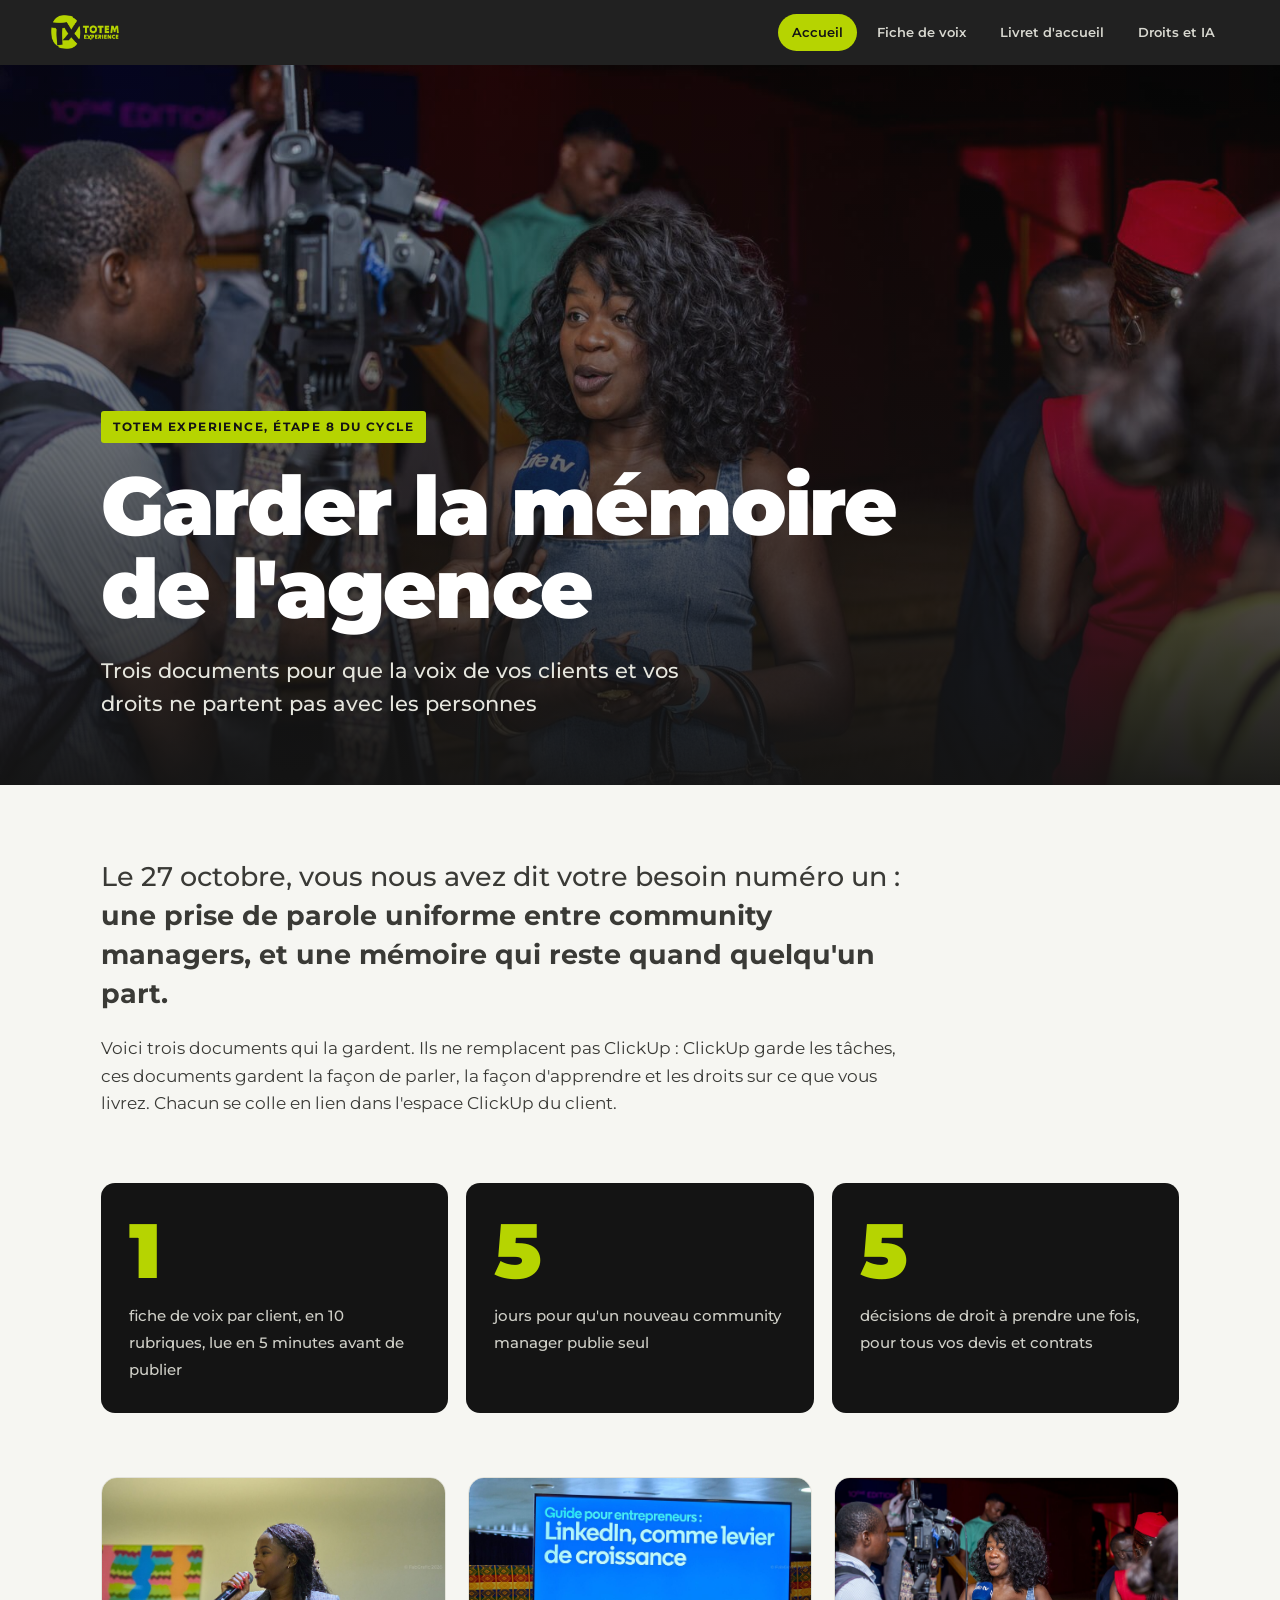
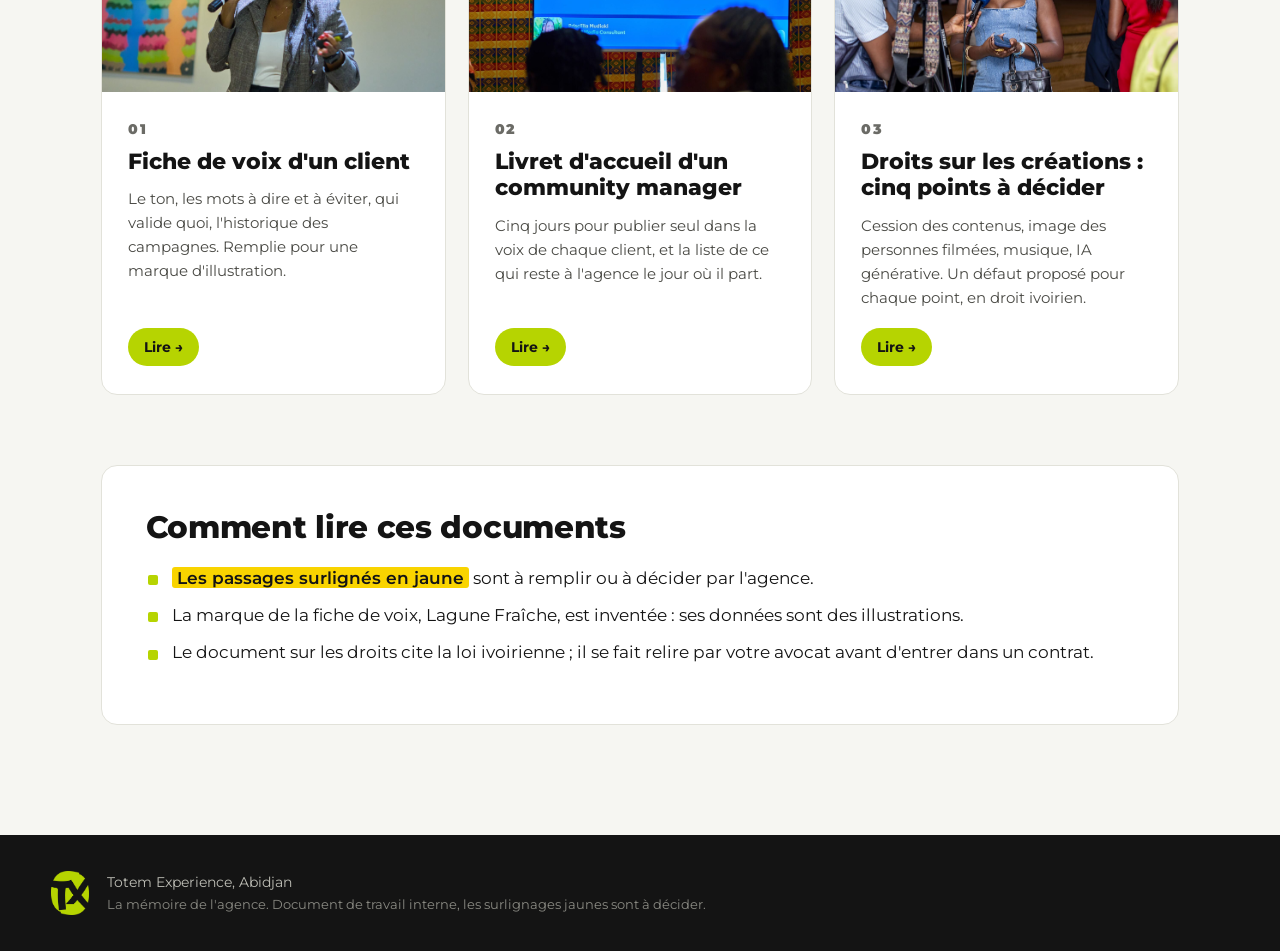
<file: index.html>
<!doctype html><html lang="fr"><head><meta charset="utf-8"><meta name="viewport" content="width=device-width,initial-scale=1">
<title>Garder la mémoire de l&#x27;agence | Totem Experience</title><meta name="robots" content="noindex">
<link rel="icon" href="img/favicon.png"><link rel="preconnect" href="https://fonts.googleapis.com"><link rel="preconnect" href="https://fonts.gstatic.com" crossorigin>
<link href="https://fonts.googleapis.com/css2?family=Montserrat:wght@400;500;600;700;800;900&display=swap" rel="stylesheet">
<link rel="stylesheet" href="style.css?v=3"></head><body class="home">
<nav class="top"><a class="logo" href="index.html"><img src="img/tx-logo.png" alt="Totem Experience"></a><div class="links"><a href="index.html" class=on>Accueil</a><a href="fiche-de-voix.html">Fiche de voix</a><a href="livret-accueil.html">Livret d'accueil</a><a href="droits-sur-les-creations.html">Droits et IA</a></div></nav>
<header class="hero" style="--img:url(img/tournage.jpg)"><div class="in"><p class="k">Totem Experience, étape 8 du cycle</p><h1>Garder la mémoire de l'agence</h1><p class="s">Trois documents pour que la voix de vos clients et vos droits ne partent pas avec les personnes</p></div></header><main><section class="intro"><p class="lead">Le 27 octobre, vous nous avez dit votre besoin numéro un : <strong>une prise de parole uniforme entre community managers, et une mémoire qui reste quand quelqu'un part.</strong></p>
<p>Voici trois documents qui la gardent. Ils ne remplacent pas ClickUp : ClickUp garde les tâches, ces documents gardent la façon de parler, la façon d'apprendre et les droits sur ce que vous livrez. Chacun se colle en lien dans l'espace ClickUp du client.</p></section>
<section class="stats"><div><b>1</b><span>fiche de voix par client, en 10 rubriques, lue en 5 minutes avant de publier</span></div><div><b>5</b><span>jours pour qu'un nouveau community manager publie seul</span></div><div><b>5</b><span>décisions de droit à prendre une fois, pour tous vos devis et contrats</span></div></section>
<section class="cards"><a class="card" href="fiche-de-voix.html"><div class="ci" style="background-image:url(img/parole.jpg)"></div><div class="cb"><span class="cn">01</span><h3>Fiche de voix d'un client</h3><p>Le ton, les mots à dire et à éviter, qui valide quoi, l'historique des campagnes. Remplie pour une marque d'illustration.</p><span class="go">Lire →</span></div></a><a class="card" href="livret-accueil.html"><div class="ci" style="background-image:url(img/atelier.jpg)"></div><div class="cb"><span class="cn">02</span><h3>Livret d'accueil d'un community manager</h3><p>Cinq jours pour publier seul dans la voix de chaque client, et la liste de ce qui reste à l'agence le jour où il part.</p><span class="go">Lire →</span></div></a><a class="card" href="droits-sur-les-creations.html"><div class="ci" style="background-image:url(img/tournage.jpg)"></div><div class="cb"><span class="cn">03</span><h3>Droits sur les créations : cinq points à décider</h3><p>Cession des contenus, image des personnes filmées, musique, IA générative. Un défaut proposé pour chaque point, en droit ivoirien.</p><span class="go">Lire →</span></div></a></section>
<section class="blk legend"><h2>Comment lire ces documents</h2><ul><li><mark>Les passages surlignés en jaune</mark> sont à remplir ou à décider par l'agence.</li><li>La marque de la fiche de voix, Lagune Fraîche, est inventée : ses données sont des illustrations.</li><li>Le document sur les droits cite la loi ivoirienne ; il se fait relire par votre avocat avant d'entrer dans un contrat.</li></ul></section></main>
<footer><img src="img/tx-mark.png" alt=""><p>Totem Experience, Abidjan<br><span>La mémoire de l'agence. Document de travail interne, les surlignages jaunes sont à décider.</span></p></footer>
</body></html>
</file>
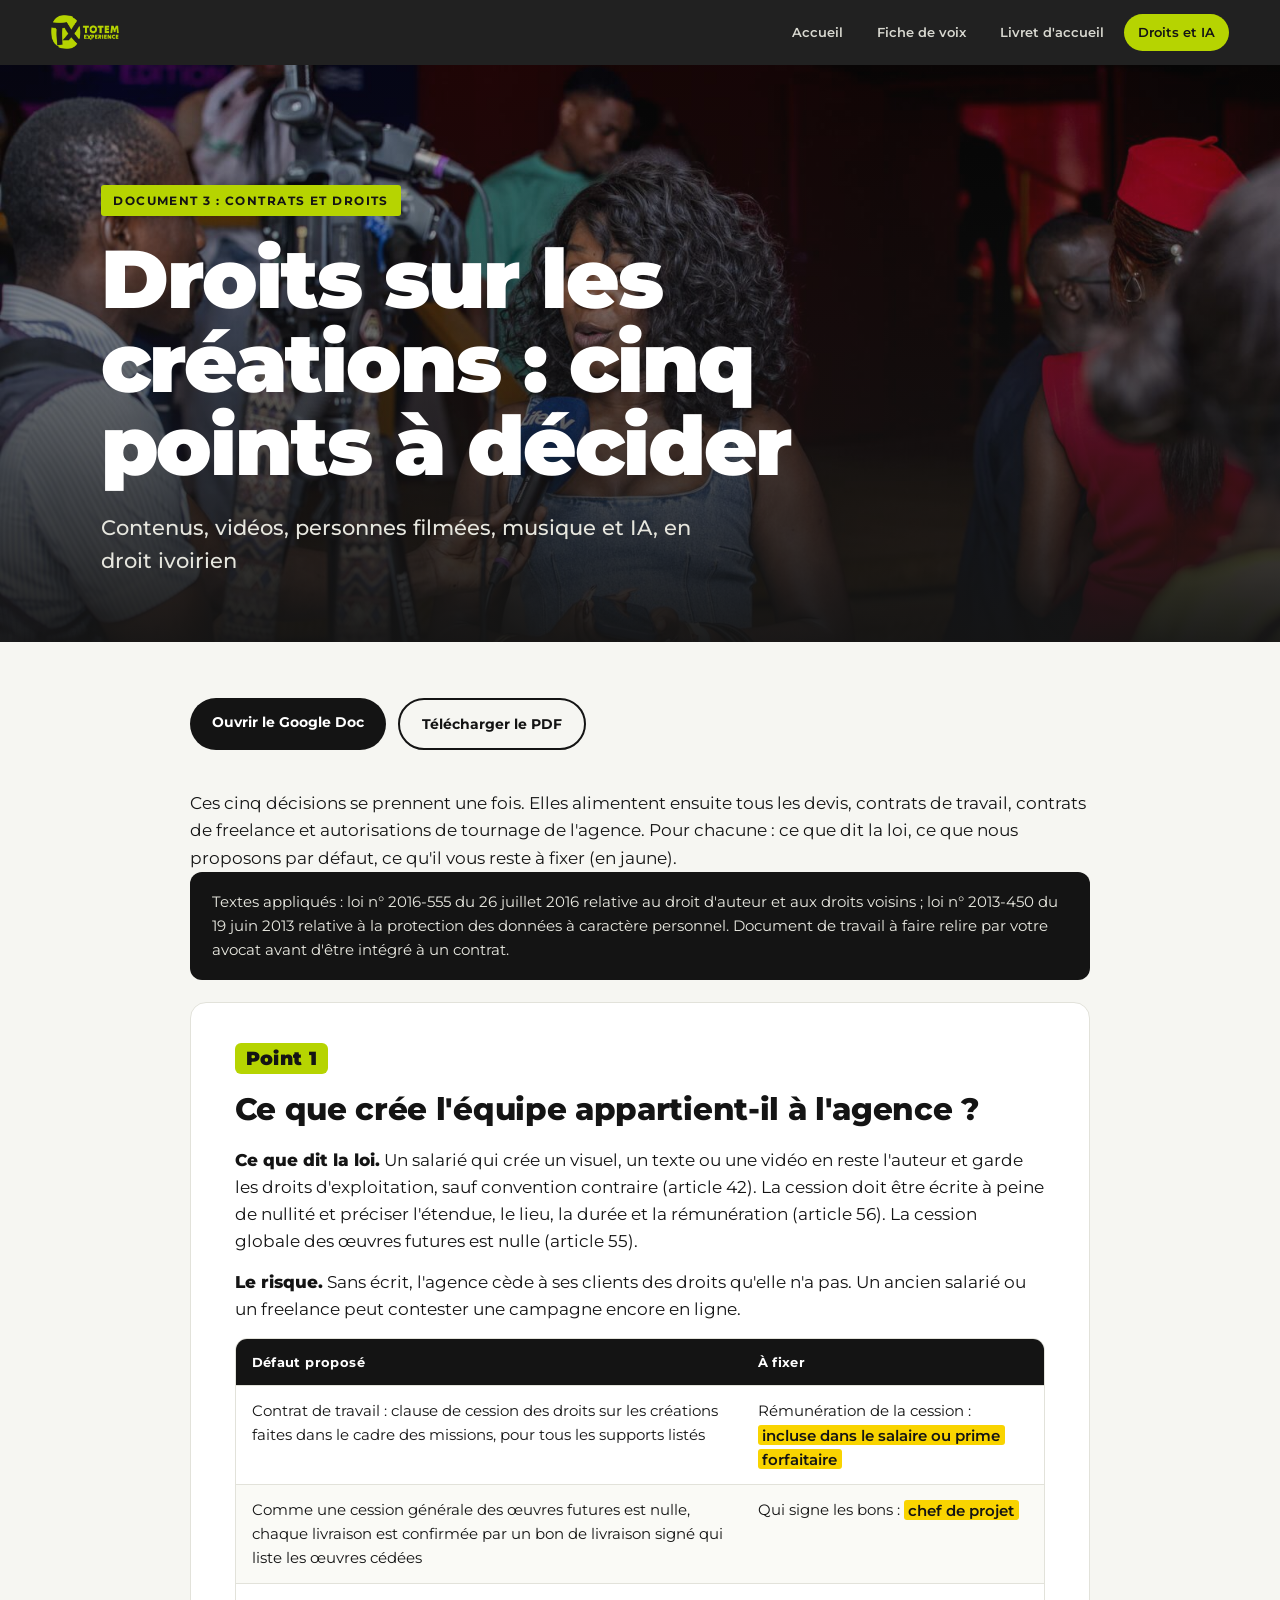
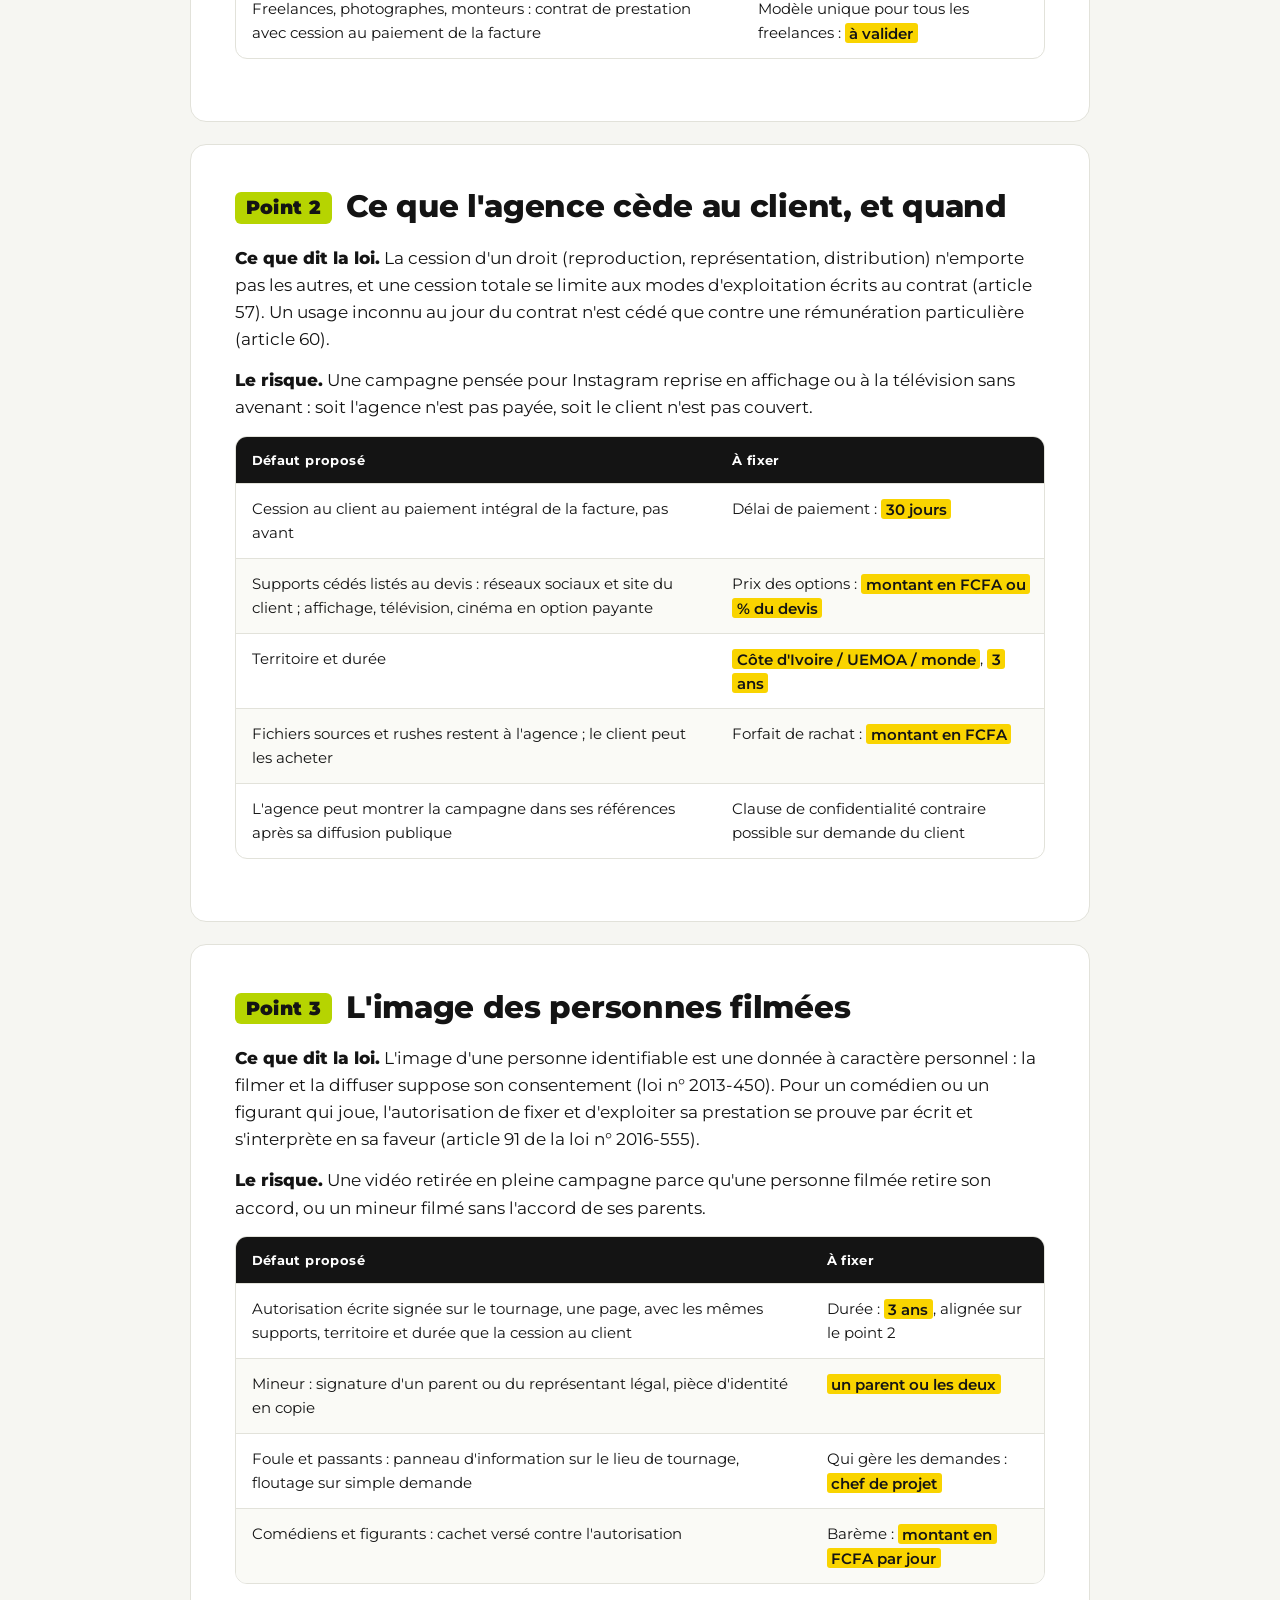
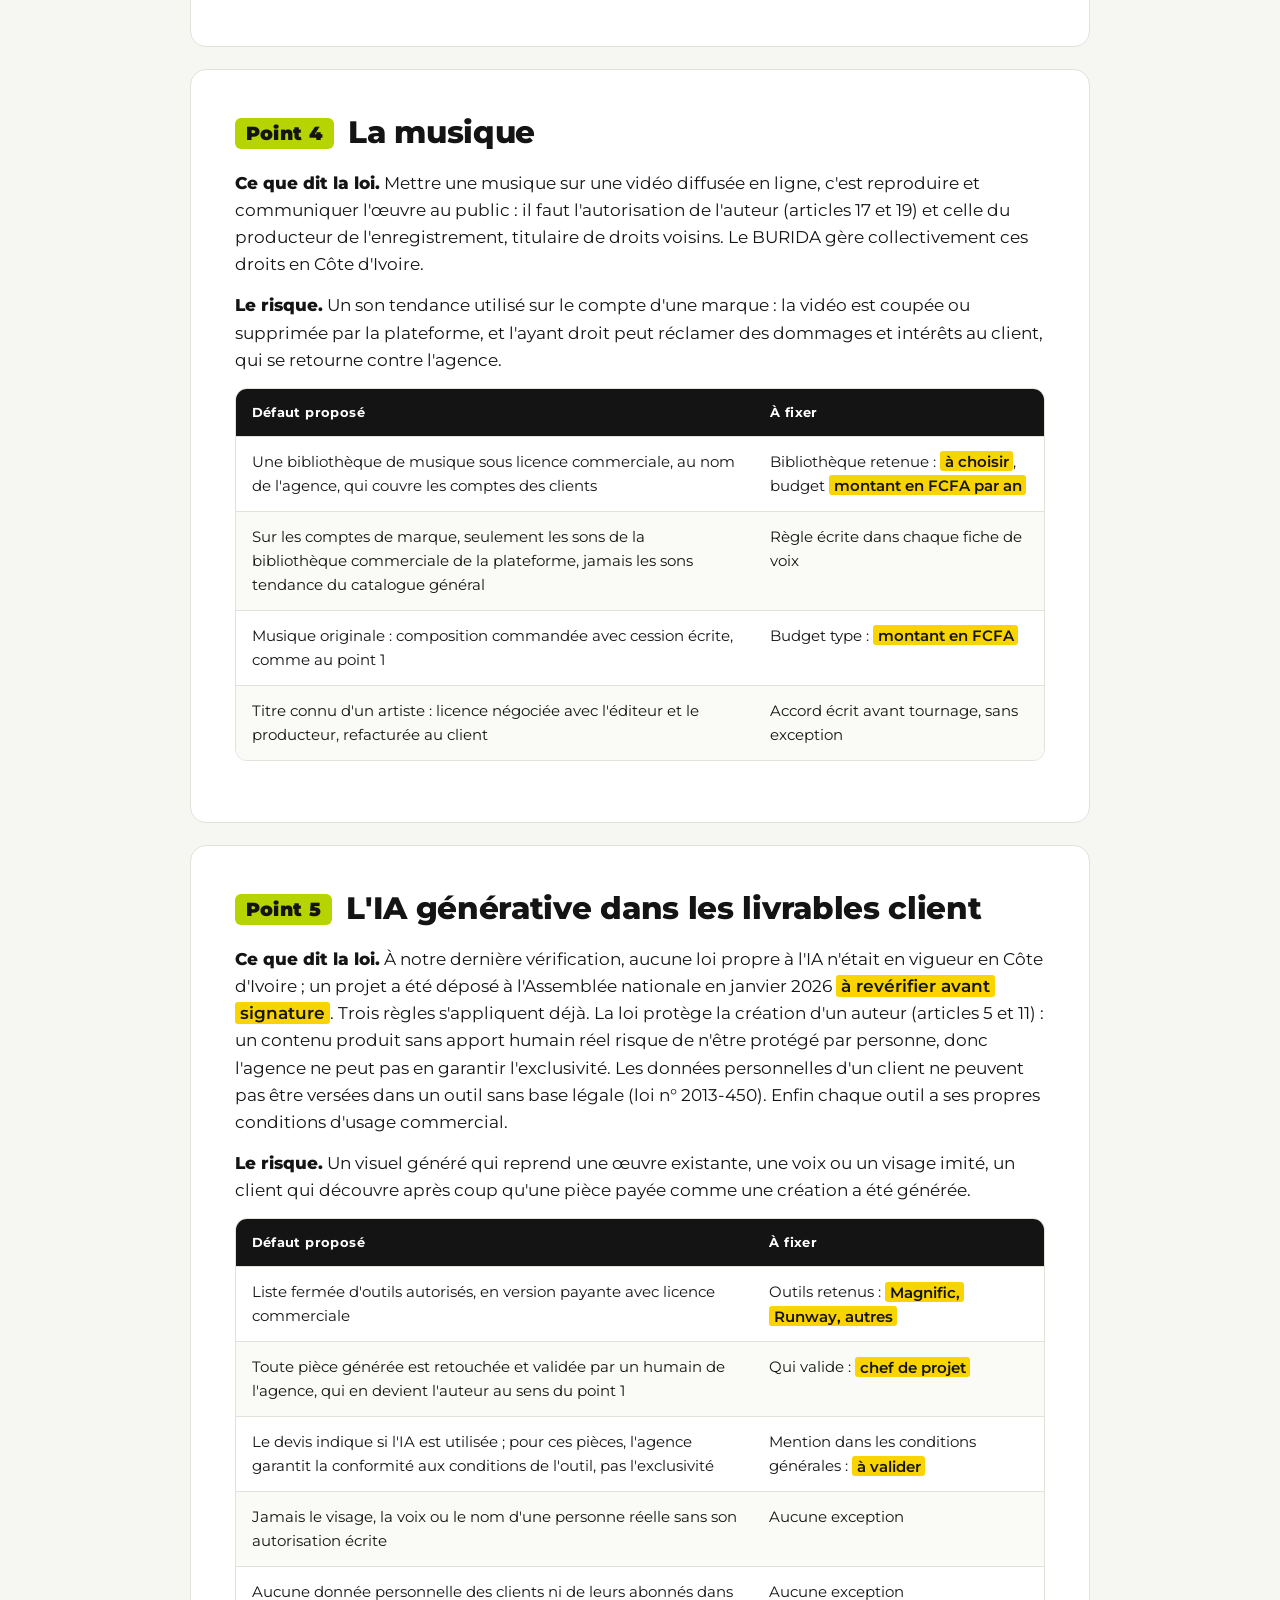
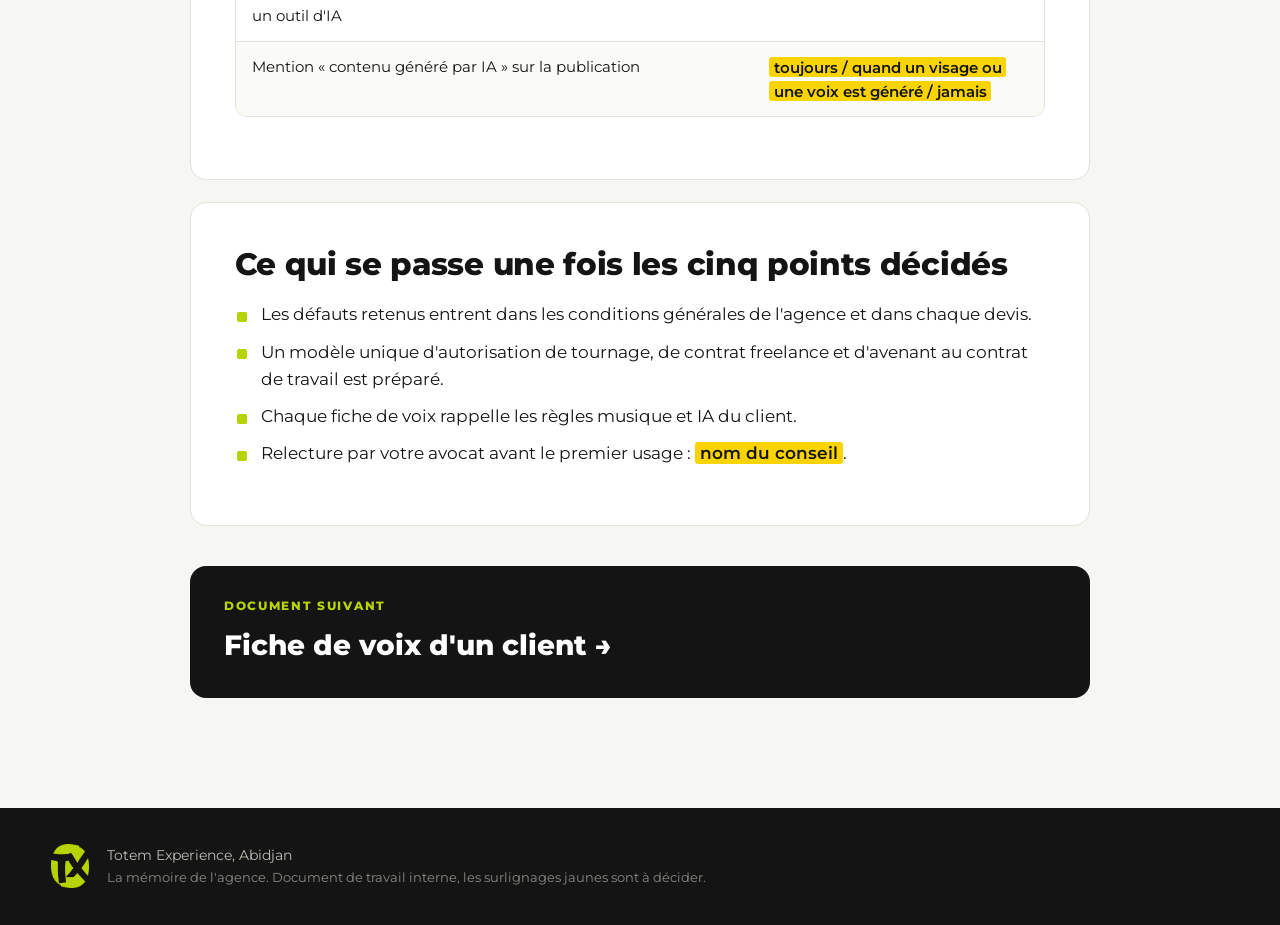
<file: droits-sur-les-creations.html>
<!doctype html><html lang="fr"><head><meta charset="utf-8"><meta name="viewport" content="width=device-width,initial-scale=1">
<title>Droits sur les créations : cinq points à décider | Totem Experience</title><meta name="robots" content="noindex">
<link rel="icon" href="img/favicon.png"><link rel="preconnect" href="https://fonts.googleapis.com"><link rel="preconnect" href="https://fonts.gstatic.com" crossorigin>
<link href="https://fonts.googleapis.com/css2?family=Montserrat:wght@400;500;600;700;800;900&display=swap" rel="stylesheet">
<link rel="stylesheet" href="style.css?v=3"></head><body class="">
<nav class="top"><a class="logo" href="index.html"><img src="img/tx-logo.png" alt="Totem Experience"></a><div class="links"><a href="index.html">Accueil</a><a href="fiche-de-voix.html">Fiche de voix</a><a href="livret-accueil.html">Livret d'accueil</a><a href="droits-sur-les-creations.html" class=on>Droits et IA</a></div></nav>
<header class="hero" style="--img:url(img/tournage.jpg)"><div class="in"><p class="k">Document 3 : contrats et droits</p><h1>Droits sur les créations : cinq points à décider</h1><p class="s">Contenus, vidéos, personnes filmées, musique et IA, en droit ivoirien</p></div></header><main><div class="doc"><div class="dl"><a class="btn" href="https://docs.google.com/document/d/1Ry7eAInvdfOzBeCDb-azzhS8iG43TxQ-hzg5AC7_Zdk/edit?usp=sharing">Ouvrir le Google Doc</a><a class="btn ghost" href="pdf/261120_TotemExperience_droits-sur-les-creations_v1.pdf">Télécharger le PDF</a></div><p>Ces cinq décisions se prennent une fois. Elles alimentent ensuite tous les devis, contrats de travail, contrats de freelance et autorisations de tournage de l'agence. Pour chacune : ce que dit la loi, ce que nous proposons par défaut, ce qu'il vous reste à fixer (en jaune).</p>
<p class="note">Textes appliqués : loi n° 2016-555 du 26 juillet 2016 relative au droit d'auteur et aux droits voisins ; loi n° 2013-450 du 19 juin 2013 relative à la protection des données à caractère personnel. Document de travail à faire relire par votre avocat avant d'être intégré à un contrat.</p>
<section class="blk"><h2><span class="n">Point 1</span>Ce que crée l'équipe appartient-il à l'agence ?</h2>
<p class="lab"><b>Ce que dit la loi.</b> Un salarié qui crée un visuel, un texte ou une vidéo en reste l'auteur et garde les droits d'exploitation, sauf convention contraire (article 42). La cession doit être écrite à peine de nullité et préciser l'étendue, le lieu, la durée et la rémunération (article 56). La cession globale des œuvres futures est nulle (article 55).</p>
<p class="lab"><b>Le risque.</b> Sans écrit, l'agence cède à ses clients des droits qu'elle n'a pas. Un ancien salarié ou un freelance peut contester une campagne encore en ligne.</p>
<div class="tw"><table><thead><tr><th>Défaut proposé</th><th>À fixer</th></tr></thead><tbody><tr><td data-l="Défaut proposé">Contrat de travail : clause de cession des droits sur les créations faites dans le cadre des missions, pour tous les supports listés</td><td data-l="À fixer">Rémunération de la cession : <mark>incluse dans le salaire ou prime forfaitaire</mark></td></tr><tr><td data-l="Défaut proposé">Comme une cession générale des œuvres futures est nulle, chaque livraison est confirmée par un bon de livraison signé qui liste les œuvres cédées</td><td data-l="À fixer">Qui signe les bons : <mark>chef de projet</mark></td></tr><tr><td data-l="Défaut proposé">Freelances, photographes, monteurs : contrat de prestation avec cession au paiement de la facture</td><td data-l="À fixer">Modèle unique pour tous les freelances : <mark>à valider</mark></td></tr></tbody></table></div>
</section>
<section class="blk"><h2><span class="n">Point 2</span>Ce que l'agence cède au client, et quand</h2>
<p class="lab"><b>Ce que dit la loi.</b> La cession d'un droit (reproduction, représentation, distribution) n'emporte pas les autres, et une cession totale se limite aux modes d'exploitation écrits au contrat (article 57). Un usage inconnu au jour du contrat n'est cédé que contre une rémunération particulière (article 60).</p>
<p class="lab"><b>Le risque.</b> Une campagne pensée pour Instagram reprise en affichage ou à la télévision sans avenant : soit l'agence n'est pas payée, soit le client n'est pas couvert.</p>
<div class="tw"><table><thead><tr><th>Défaut proposé</th><th>À fixer</th></tr></thead><tbody><tr><td data-l="Défaut proposé">Cession au client au paiement intégral de la facture, pas avant</td><td data-l="À fixer">Délai de paiement : <mark>30 jours</mark></td></tr><tr><td data-l="Défaut proposé">Supports cédés listés au devis : réseaux sociaux et site du client ; affichage, télévision, cinéma en option payante</td><td data-l="À fixer">Prix des options : <mark>montant en FCFA ou % du devis</mark></td></tr><tr><td data-l="Défaut proposé">Territoire et durée</td><td data-l="À fixer"><mark>Côte d'Ivoire / UEMOA / monde</mark>, <mark>3 ans</mark></td></tr><tr><td data-l="Défaut proposé">Fichiers sources et rushes restent à l'agence ; le client peut les acheter</td><td data-l="À fixer">Forfait de rachat : <mark>montant en FCFA</mark></td></tr><tr><td data-l="Défaut proposé">L'agence peut montrer la campagne dans ses références après sa diffusion publique</td><td data-l="À fixer">Clause de confidentialité contraire possible sur demande du client</td></tr></tbody></table></div>
</section>
<section class="blk"><h2><span class="n">Point 3</span>L'image des personnes filmées</h2>
<p class="lab"><b>Ce que dit la loi.</b> L'image d'une personne identifiable est une donnée à caractère personnel : la filmer et la diffuser suppose son consentement (loi n° 2013-450). Pour un comédien ou un figurant qui joue, l'autorisation de fixer et d'exploiter sa prestation se prouve par écrit et s'interprète en sa faveur (article 91 de la loi n° 2016-555).</p>
<p class="lab"><b>Le risque.</b> Une vidéo retirée en pleine campagne parce qu'une personne filmée retire son accord, ou un mineur filmé sans l'accord de ses parents.</p>
<div class="tw"><table><thead><tr><th>Défaut proposé</th><th>À fixer</th></tr></thead><tbody><tr><td data-l="Défaut proposé">Autorisation écrite signée sur le tournage, une page, avec les mêmes supports, territoire et durée que la cession au client</td><td data-l="À fixer">Durée : <mark>3 ans</mark>, alignée sur le point 2</td></tr><tr><td data-l="Défaut proposé">Mineur : signature d'un parent ou du représentant légal, pièce d'identité en copie</td><td data-l="À fixer"><mark>un parent ou les deux</mark></td></tr><tr><td data-l="Défaut proposé">Foule et passants : panneau d'information sur le lieu de tournage, floutage sur simple demande</td><td data-l="À fixer">Qui gère les demandes : <mark>chef de projet</mark></td></tr><tr><td data-l="Défaut proposé">Comédiens et figurants : cachet versé contre l'autorisation</td><td data-l="À fixer">Barème : <mark>montant en FCFA par jour</mark></td></tr></tbody></table></div>
</section>
<section class="blk"><h2><span class="n">Point 4</span>La musique</h2>
<p class="lab"><b>Ce que dit la loi.</b> Mettre une musique sur une vidéo diffusée en ligne, c'est reproduire et communiquer l'œuvre au public : il faut l'autorisation de l'auteur (articles 17 et 19) et celle du producteur de l'enregistrement, titulaire de droits voisins. Le BURIDA gère collectivement ces droits en Côte d'Ivoire.</p>
<p class="lab"><b>Le risque.</b> Un son tendance utilisé sur le compte d'une marque : la vidéo est coupée ou supprimée par la plateforme, et l'ayant droit peut réclamer des dommages et intérêts au client, qui se retourne contre l'agence.</p>
<div class="tw"><table><thead><tr><th>Défaut proposé</th><th>À fixer</th></tr></thead><tbody><tr><td data-l="Défaut proposé">Une bibliothèque de musique sous licence commerciale, au nom de l'agence, qui couvre les comptes des clients</td><td data-l="À fixer">Bibliothèque retenue : <mark>à choisir</mark>, budget <mark>montant en FCFA par an</mark></td></tr><tr><td data-l="Défaut proposé">Sur les comptes de marque, seulement les sons de la bibliothèque commerciale de la plateforme, jamais les sons tendance du catalogue général</td><td data-l="À fixer">Règle écrite dans chaque fiche de voix</td></tr><tr><td data-l="Défaut proposé">Musique originale : composition commandée avec cession écrite, comme au point 1</td><td data-l="À fixer">Budget type : <mark>montant en FCFA</mark></td></tr><tr><td data-l="Défaut proposé">Titre connu d'un artiste : licence négociée avec l'éditeur et le producteur, refacturée au client</td><td data-l="À fixer">Accord écrit avant tournage, sans exception</td></tr></tbody></table></div>
</section>
<section class="blk"><h2><span class="n">Point 5</span>L'IA générative dans les livrables client</h2>
<p class="lab"><b>Ce que dit la loi.</b> À notre dernière vérification, aucune loi propre à l'IA n'était en vigueur en Côte d'Ivoire ; un projet a été déposé à l'Assemblée nationale en janvier 2026 <mark>à revérifier avant signature</mark>. Trois règles s'appliquent déjà. La loi protège la création d'un auteur (articles 5 et 11) : un contenu produit sans apport humain réel risque de n'être protégé par personne, donc l'agence ne peut pas en garantir l'exclusivité. Les données personnelles d'un client ne peuvent pas être versées dans un outil sans base légale (loi n° 2013-450). Enfin chaque outil a ses propres conditions d'usage commercial.</p>
<p class="lab"><b>Le risque.</b> Un visuel généré qui reprend une œuvre existante, une voix ou un visage imité, un client qui découvre après coup qu'une pièce payée comme une création a été générée.</p>
<div class="tw"><table><thead><tr><th>Défaut proposé</th><th>À fixer</th></tr></thead><tbody><tr><td data-l="Défaut proposé">Liste fermée d'outils autorisés, en version payante avec licence commerciale</td><td data-l="À fixer">Outils retenus : <mark>Magnific, Runway, autres</mark></td></tr><tr><td data-l="Défaut proposé">Toute pièce générée est retouchée et validée par un humain de l'agence, qui en devient l'auteur au sens du point 1</td><td data-l="À fixer">Qui valide : <mark>chef de projet</mark></td></tr><tr><td data-l="Défaut proposé">Le devis indique si l'IA est utilisée ; pour ces pièces, l'agence garantit la conformité aux conditions de l'outil, pas l'exclusivité</td><td data-l="À fixer">Mention dans les conditions générales : <mark>à valider</mark></td></tr><tr><td data-l="Défaut proposé">Jamais le visage, la voix ou le nom d'une personne réelle sans son autorisation écrite</td><td data-l="À fixer">Aucune exception</td></tr><tr><td data-l="Défaut proposé">Aucune donnée personnelle des clients ni de leurs abonnés dans un outil d'IA</td><td data-l="À fixer">Aucune exception</td></tr><tr><td data-l="Défaut proposé">Mention « contenu généré par IA » sur la publication</td><td data-l="À fixer"><mark>toujours / quand un visage ou une voix est généré / jamais</mark></td></tr></tbody></table></div>
</section>
<section class="blk"><h2>Ce qui se passe une fois les cinq points décidés</h2>
<ul><li>Les défauts retenus entrent dans les conditions générales de l'agence et dans chaque devis.</li><li>Un modèle unique d'autorisation de tournage, de contrat freelance et d'avenant au contrat de travail est préparé.</li><li>Chaque fiche de voix rappelle les règles musique et IA du client.</li><li>Relecture par votre avocat avant le premier usage : <mark>nom du conseil</mark>.</li></ul>
</section><a class="next" href="fiche-de-voix.html"><span>Document suivant</span>Fiche de voix d'un client →</a></div></main>
<footer><img src="img/tx-mark.png" alt=""><p>Totem Experience, Abidjan<br><span>La mémoire de l'agence. Document de travail interne, les surlignages jaunes sont à décider.</span></p></footer>
</body></html>
</file>
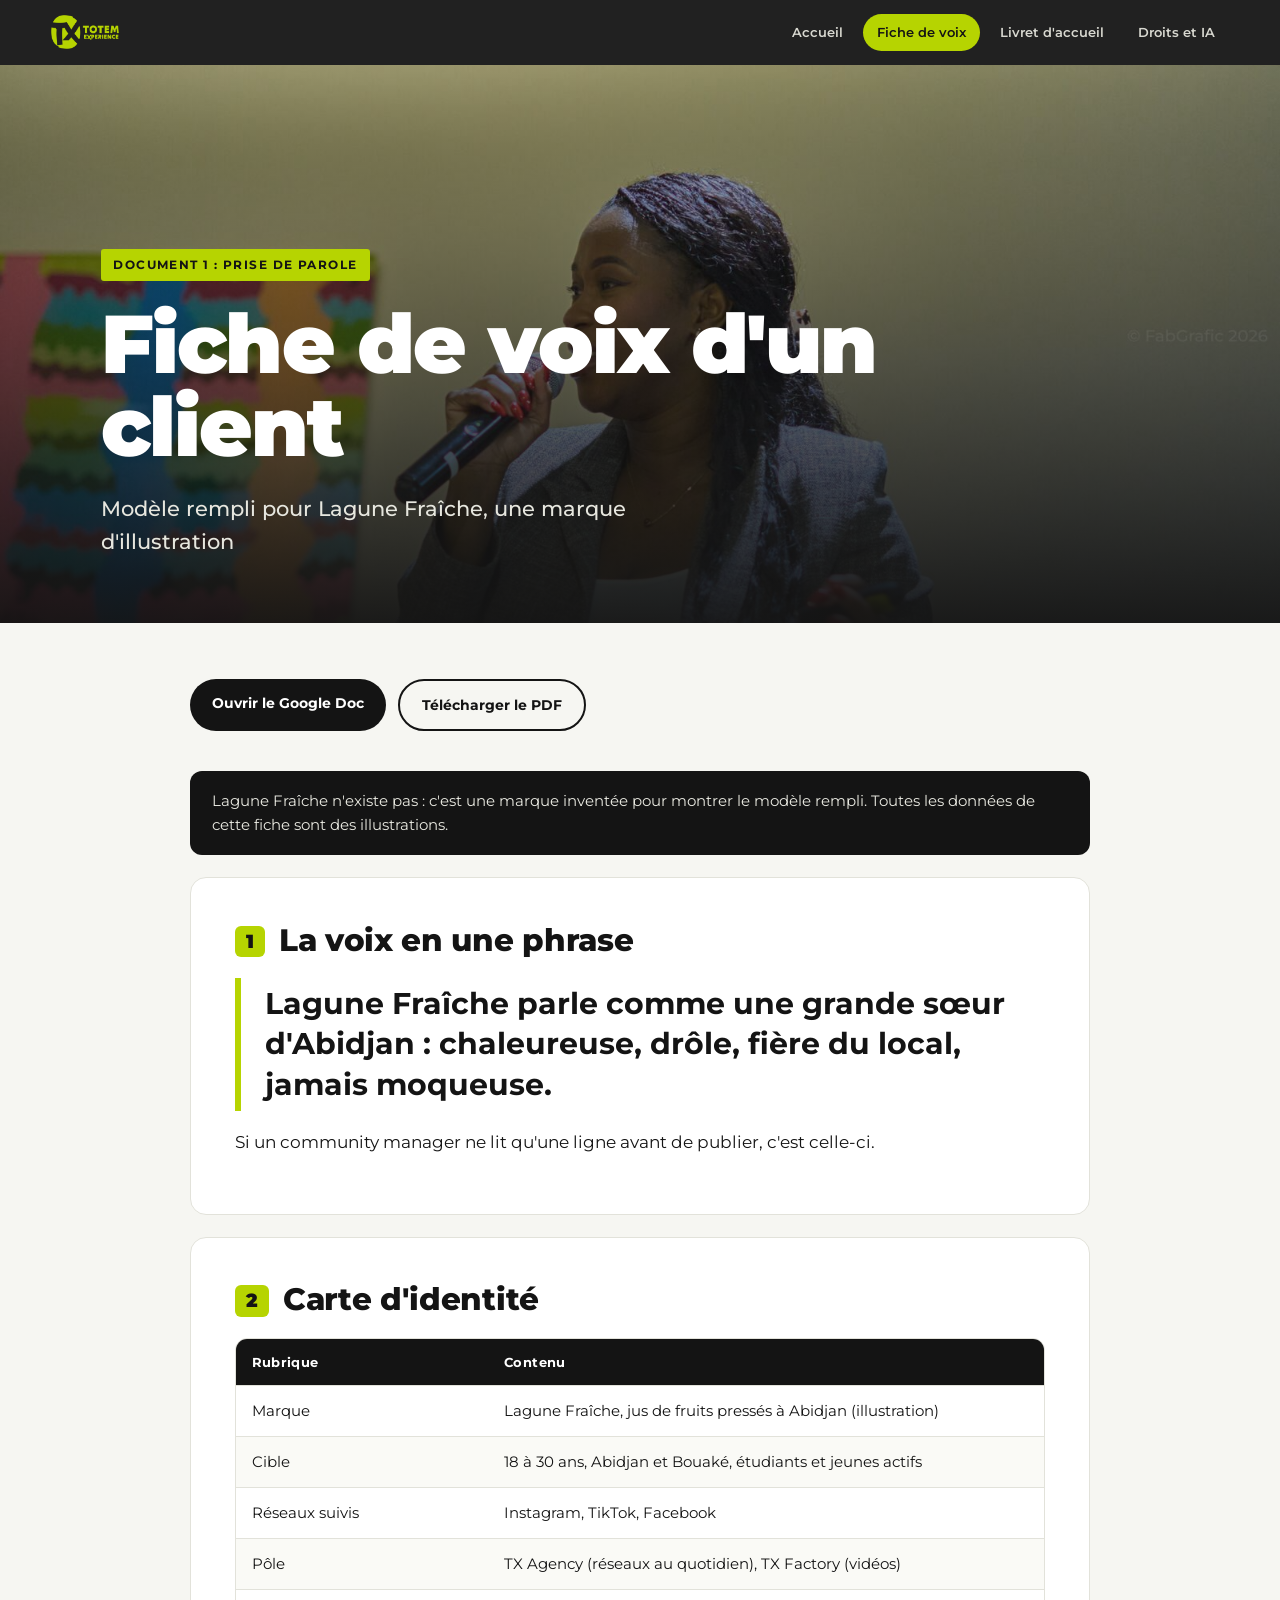
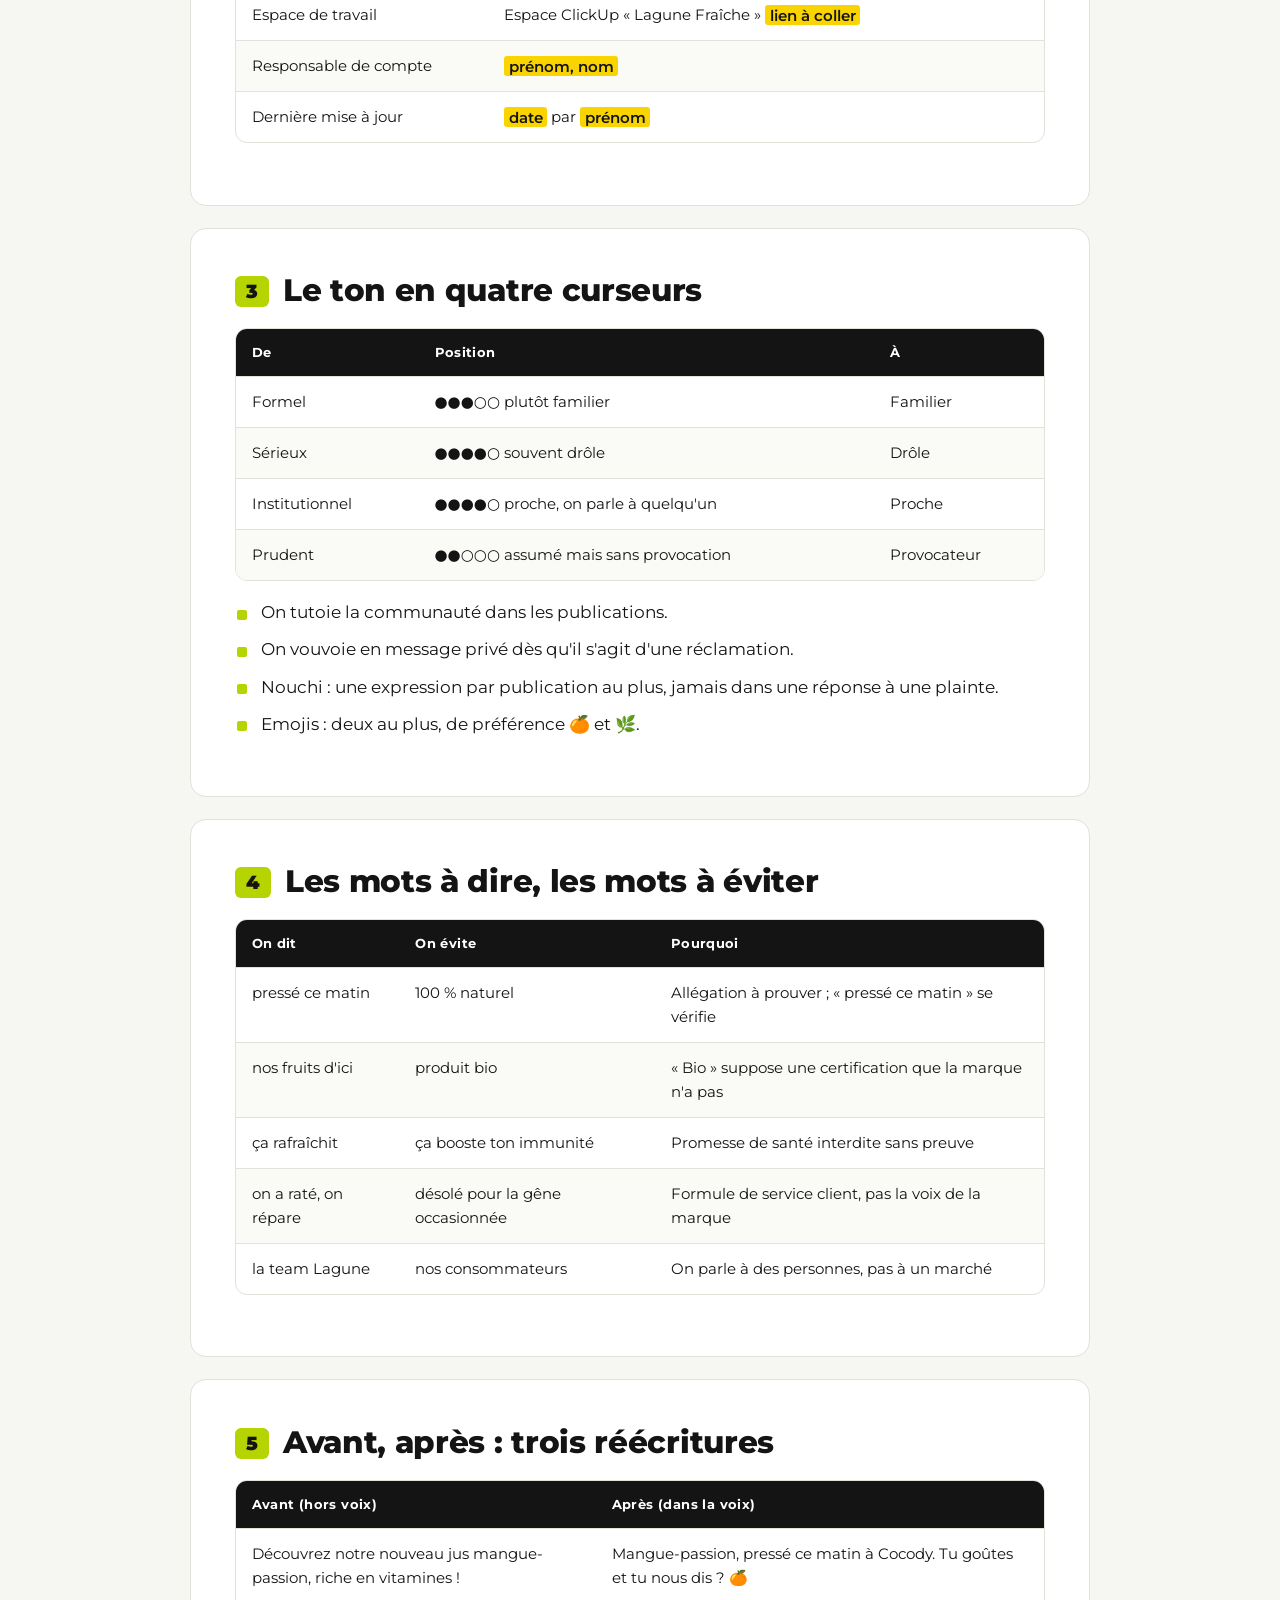
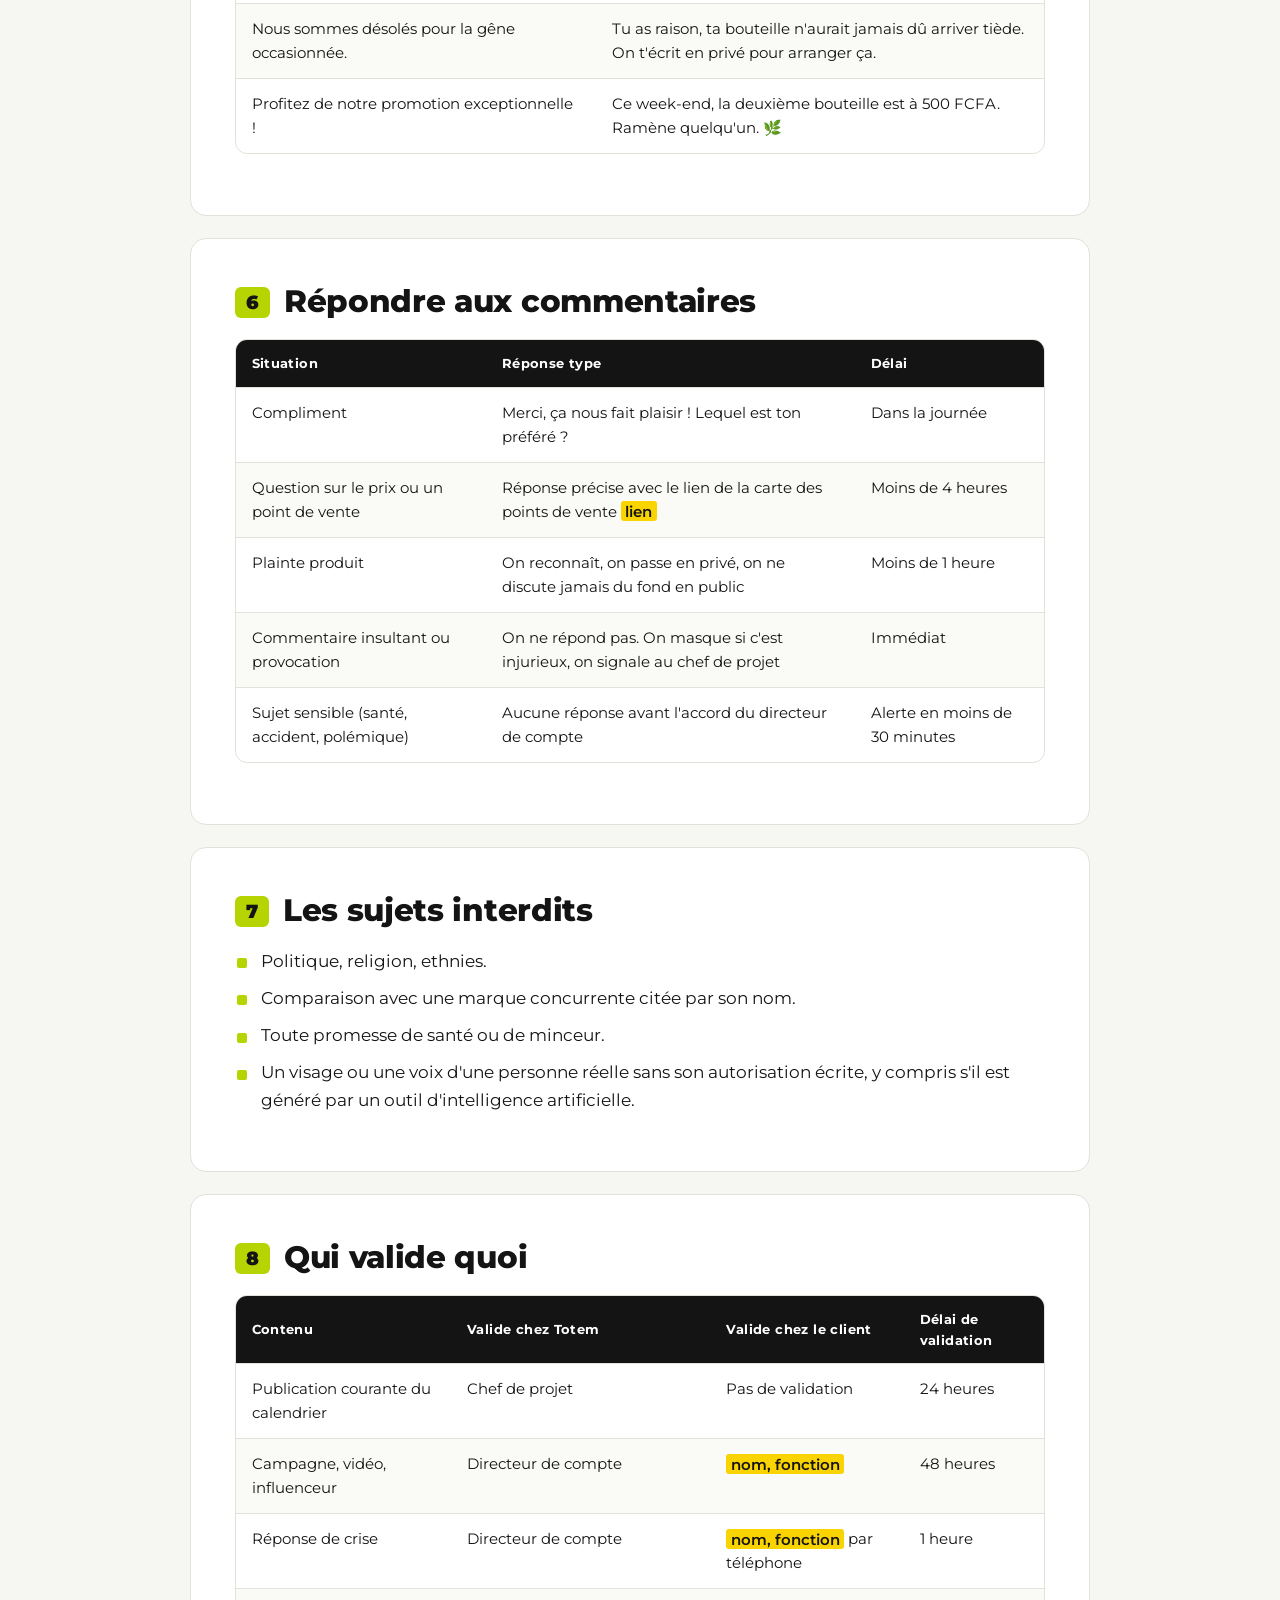
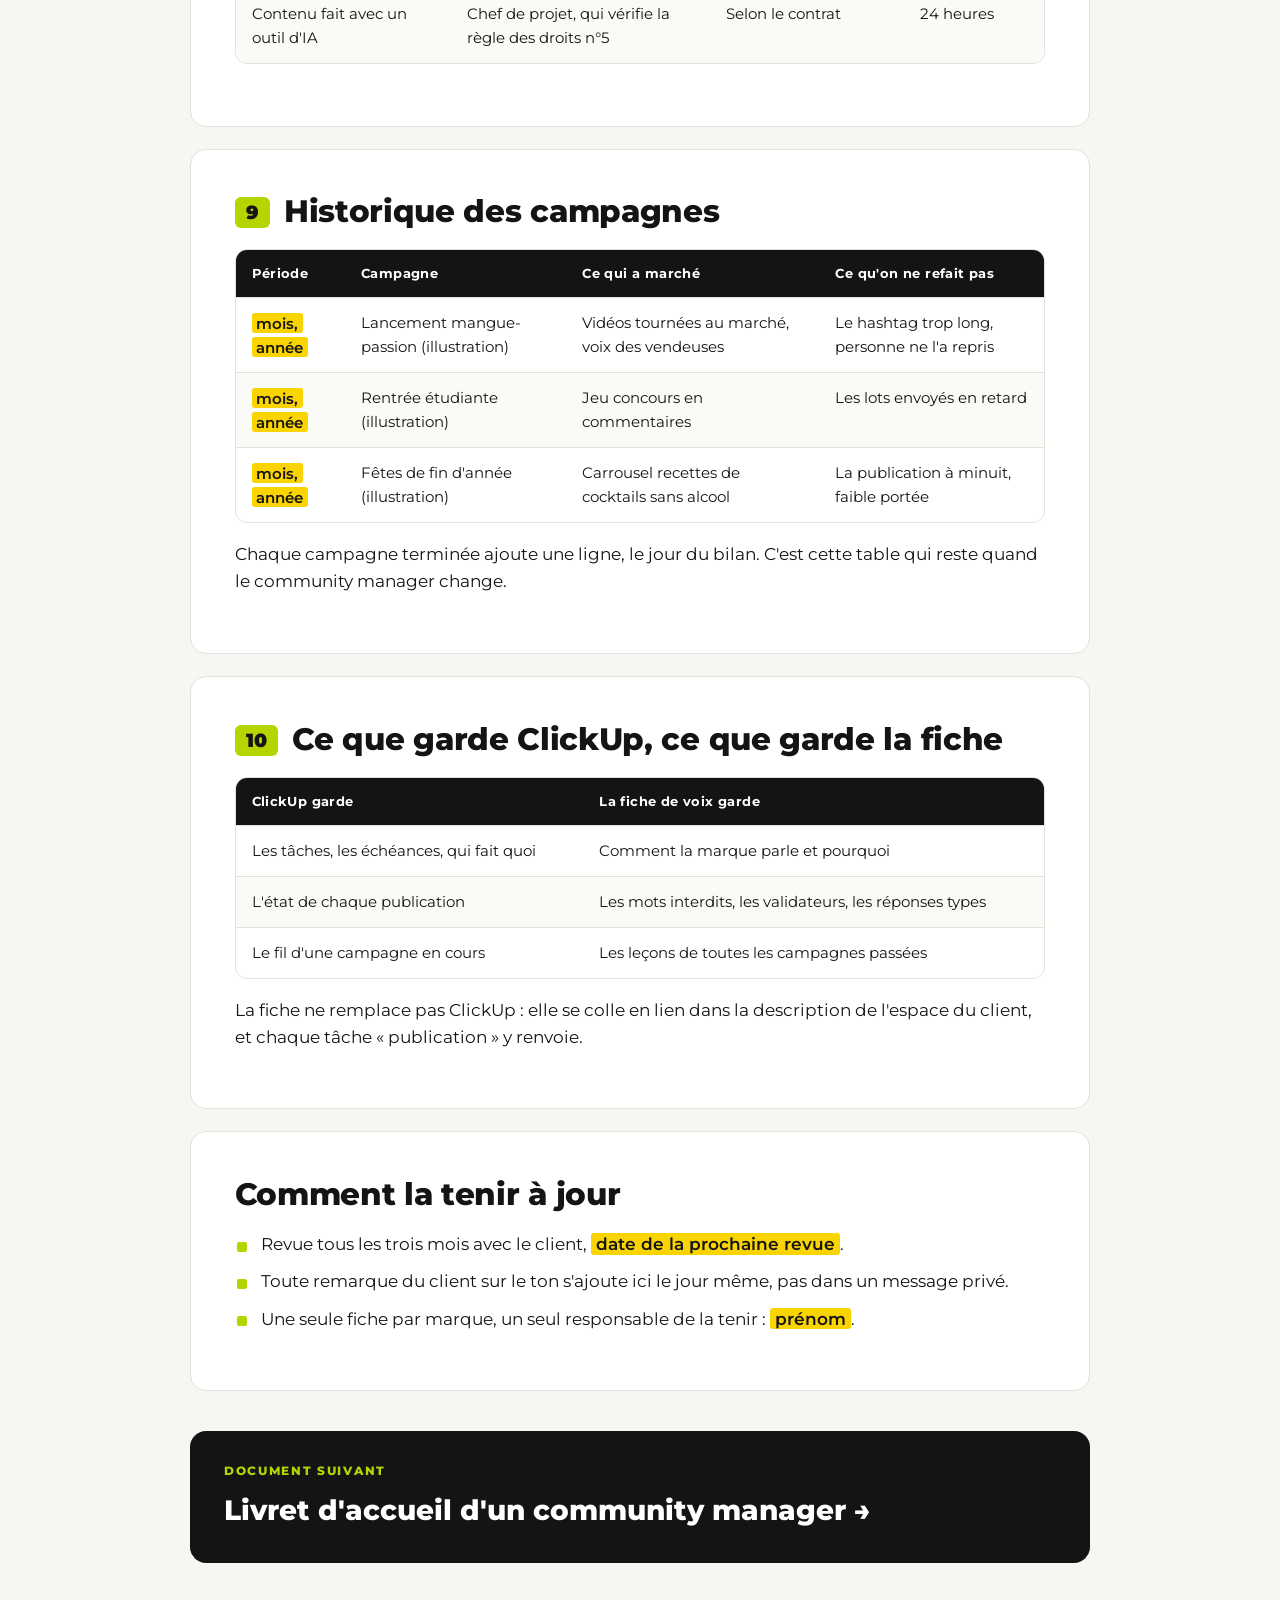
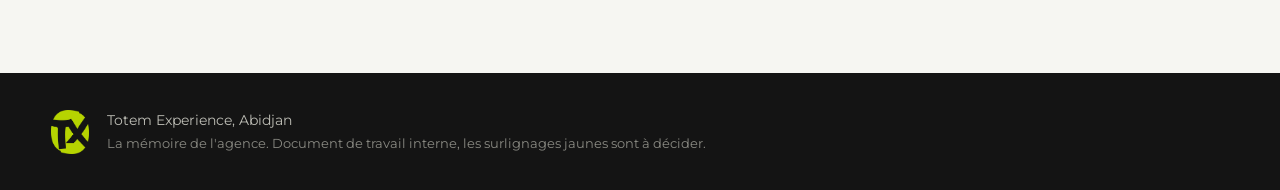
<file: fiche-de-voix.html>
<!doctype html><html lang="fr"><head><meta charset="utf-8"><meta name="viewport" content="width=device-width,initial-scale=1">
<title>Fiche de voix d&#x27;un client | Totem Experience</title><meta name="robots" content="noindex">
<link rel="icon" href="img/favicon.png"><link rel="preconnect" href="https://fonts.googleapis.com"><link rel="preconnect" href="https://fonts.gstatic.com" crossorigin>
<link href="https://fonts.googleapis.com/css2?family=Montserrat:wght@400;500;600;700;800;900&display=swap" rel="stylesheet">
<link rel="stylesheet" href="style.css?v=3"></head><body class="">
<nav class="top"><a class="logo" href="index.html"><img src="img/tx-logo.png" alt="Totem Experience"></a><div class="links"><a href="index.html">Accueil</a><a href="fiche-de-voix.html" class=on>Fiche de voix</a><a href="livret-accueil.html">Livret d'accueil</a><a href="droits-sur-les-creations.html">Droits et IA</a></div></nav>
<header class="hero" style="--img:url(img/parole.jpg)"><div class="in"><p class="k">Document 1 : prise de parole</p><h1>Fiche de voix d'un client</h1><p class="s">Modèle rempli pour Lagune Fraîche, une marque d'illustration</p></div></header><main><div class="doc"><div class="dl"><a class="btn" href="https://docs.google.com/document/d/1uyHhA2rOgEvEaiM8R6qlsTQOqaluykrtESZFR6DNEHg/edit?usp=sharing">Ouvrir le Google Doc</a><a class="btn ghost" href="pdf/261120_TotemExperience_fiche-de-voix_v1.pdf">Télécharger le PDF</a></div><p class="note">Lagune Fraîche n'existe pas : c'est une marque inventée pour montrer le modèle rempli. Toutes les données de cette fiche sont des illustrations.</p>
<section class="blk"><h2><span class="n">1</span>La voix en une phrase</h2>
<blockquote>Lagune Fraîche parle comme une grande sœur d'Abidjan : chaleureuse, drôle, fière du local, jamais moqueuse.</blockquote>
<p>Si un community manager ne lit qu'une ligne avant de publier, c'est celle-ci.</p>
</section>
<section class="blk"><h2><span class="n">2</span>Carte d'identité</h2>
<div class="tw"><table><thead><tr><th>Rubrique</th><th>Contenu</th></tr></thead><tbody><tr><td data-l="Rubrique">Marque</td><td data-l="Contenu">Lagune Fraîche, jus de fruits pressés à Abidjan (illustration)</td></tr><tr><td data-l="Rubrique">Cible</td><td data-l="Contenu">18 à 30 ans, Abidjan et Bouaké, étudiants et jeunes actifs</td></tr><tr><td data-l="Rubrique">Réseaux suivis</td><td data-l="Contenu">Instagram, TikTok, Facebook</td></tr><tr><td data-l="Rubrique">Pôle</td><td data-l="Contenu">TX Agency (réseaux au quotidien), TX Factory (vidéos)</td></tr><tr><td data-l="Rubrique">Espace de travail</td><td data-l="Contenu">Espace ClickUp « Lagune Fraîche » <mark>lien à coller</mark></td></tr><tr><td data-l="Rubrique">Responsable de compte</td><td data-l="Contenu"><mark>prénom, nom</mark></td></tr><tr><td data-l="Rubrique">Dernière mise à jour</td><td data-l="Contenu"><mark>date</mark> par <mark>prénom</mark></td></tr></tbody></table></div>
</section>
<section class="blk"><h2><span class="n">3</span>Le ton en quatre curseurs</h2>
<div class="tw"><table><thead><tr><th>De</th><th>Position</th><th>À</th></tr></thead><tbody><tr><td data-l="De">Formel</td><td data-l="Position">●●●○○ plutôt familier</td><td data-l="À">Familier</td></tr><tr><td data-l="De">Sérieux</td><td data-l="Position">●●●●○ souvent drôle</td><td data-l="À">Drôle</td></tr><tr><td data-l="De">Institutionnel</td><td data-l="Position">●●●●○ proche, on parle à quelqu'un</td><td data-l="À">Proche</td></tr><tr><td data-l="De">Prudent</td><td data-l="Position">●●○○○ assumé mais sans provocation</td><td data-l="À">Provocateur</td></tr></tbody></table></div>
<ul><li>On tutoie la communauté dans les publications.</li><li>On vouvoie en message privé dès qu'il s'agit d'une réclamation.</li><li>Nouchi : une expression par publication au plus, jamais dans une réponse à une plainte.</li><li>Emojis : deux au plus, de préférence 🍊 et 🌿.</li></ul>
</section>
<section class="blk"><h2><span class="n">4</span>Les mots à dire, les mots à éviter</h2>
<div class="tw"><table><thead><tr><th>On dit</th><th>On évite</th><th>Pourquoi</th></tr></thead><tbody><tr><td data-l="On dit">pressé ce matin</td><td data-l="On évite">100 % naturel</td><td data-l="Pourquoi">Allégation à prouver ; « pressé ce matin » se vérifie</td></tr><tr><td data-l="On dit">nos fruits d'ici</td><td data-l="On évite">produit bio</td><td data-l="Pourquoi">« Bio » suppose une certification que la marque n'a pas</td></tr><tr><td data-l="On dit">ça rafraîchit</td><td data-l="On évite">ça booste ton immunité</td><td data-l="Pourquoi">Promesse de santé interdite sans preuve</td></tr><tr><td data-l="On dit">on a raté, on répare</td><td data-l="On évite">désolé pour la gêne occasionnée</td><td data-l="Pourquoi">Formule de service client, pas la voix de la marque</td></tr><tr><td data-l="On dit">la team Lagune</td><td data-l="On évite">nos consommateurs</td><td data-l="Pourquoi">On parle à des personnes, pas à un marché</td></tr></tbody></table></div>
</section>
<section class="blk"><h2><span class="n">5</span>Avant, après : trois réécritures</h2>
<div class="tw"><table><thead><tr><th>Avant (hors voix)</th><th>Après (dans la voix)</th></tr></thead><tbody><tr><td data-l="Avant (hors voix)">Découvrez notre nouveau jus mangue-passion, riche en vitamines !</td><td data-l="Après (dans la voix)">Mangue-passion, pressé ce matin à Cocody. Tu goûtes et tu nous dis ? 🍊</td></tr><tr><td data-l="Avant (hors voix)">Nous sommes désolés pour la gêne occasionnée.</td><td data-l="Après (dans la voix)">Tu as raison, ta bouteille n'aurait jamais dû arriver tiède. On t'écrit en privé pour arranger ça.</td></tr><tr><td data-l="Avant (hors voix)">Profitez de notre promotion exceptionnelle !</td><td data-l="Après (dans la voix)">Ce week-end, la deuxième bouteille est à 500 FCFA. Ramène quelqu'un. 🌿</td></tr></tbody></table></div>
</section>
<section class="blk"><h2><span class="n">6</span>Répondre aux commentaires</h2>
<div class="tw"><table><thead><tr><th>Situation</th><th>Réponse type</th><th>Délai</th></tr></thead><tbody><tr><td data-l="Situation">Compliment</td><td data-l="Réponse type">Merci, ça nous fait plaisir ! Lequel est ton préféré ?</td><td data-l="Délai">Dans la journée</td></tr><tr><td data-l="Situation">Question sur le prix ou un point de vente</td><td data-l="Réponse type">Réponse précise avec le lien de la carte des points de vente <mark>lien</mark></td><td data-l="Délai">Moins de 4 heures</td></tr><tr><td data-l="Situation">Plainte produit</td><td data-l="Réponse type">On reconnaît, on passe en privé, on ne discute jamais du fond en public</td><td data-l="Délai">Moins de 1 heure</td></tr><tr><td data-l="Situation">Commentaire insultant ou provocation</td><td data-l="Réponse type">On ne répond pas. On masque si c'est injurieux, on signale au chef de projet</td><td data-l="Délai">Immédiat</td></tr><tr><td data-l="Situation">Sujet sensible (santé, accident, polémique)</td><td data-l="Réponse type">Aucune réponse avant l'accord du directeur de compte</td><td data-l="Délai">Alerte en moins de 30 minutes</td></tr></tbody></table></div>
</section>
<section class="blk"><h2><span class="n">7</span>Les sujets interdits</h2>
<ul><li>Politique, religion, ethnies.</li><li>Comparaison avec une marque concurrente citée par son nom.</li><li>Toute promesse de santé ou de minceur.</li><li>Un visage ou une voix d'une personne réelle sans son autorisation écrite, y compris s'il est généré par un outil d'intelligence artificielle.</li></ul>
</section>
<section class="blk"><h2><span class="n">8</span>Qui valide quoi</h2>
<div class="tw"><table><thead><tr><th>Contenu</th><th>Valide chez Totem</th><th>Valide chez le client</th><th>Délai de validation</th></tr></thead><tbody><tr><td data-l="Contenu">Publication courante du calendrier</td><td data-l="Valide chez Totem">Chef de projet</td><td data-l="Valide chez le client">Pas de validation</td><td data-l="Délai de validation">24 heures</td></tr><tr><td data-l="Contenu">Campagne, vidéo, influenceur</td><td data-l="Valide chez Totem">Directeur de compte</td><td data-l="Valide chez le client"><mark>nom, fonction</mark></td><td data-l="Délai de validation">48 heures</td></tr><tr><td data-l="Contenu">Réponse de crise</td><td data-l="Valide chez Totem">Directeur de compte</td><td data-l="Valide chez le client"><mark>nom, fonction</mark> par téléphone</td><td data-l="Délai de validation">1 heure</td></tr><tr><td data-l="Contenu">Contenu fait avec un outil d'IA</td><td data-l="Valide chez Totem">Chef de projet, qui vérifie la règle des droits n°5</td><td data-l="Valide chez le client">Selon le contrat</td><td data-l="Délai de validation">24 heures</td></tr></tbody></table></div>
</section>
<section class="blk"><h2><span class="n">9</span>Historique des campagnes</h2>
<div class="tw"><table><thead><tr><th>Période</th><th>Campagne</th><th>Ce qui a marché</th><th>Ce qu'on ne refait pas</th></tr></thead><tbody><tr><td data-l="Période"><mark>mois, année</mark></td><td data-l="Campagne">Lancement mangue-passion (illustration)</td><td data-l="Ce qui a marché">Vidéos tournées au marché, voix des vendeuses</td><td data-l="Ce qu&#x27;on ne refait pas">Le hashtag trop long, personne ne l'a repris</td></tr><tr><td data-l="Période"><mark>mois, année</mark></td><td data-l="Campagne">Rentrée étudiante (illustration)</td><td data-l="Ce qui a marché">Jeu concours en commentaires</td><td data-l="Ce qu&#x27;on ne refait pas">Les lots envoyés en retard</td></tr><tr><td data-l="Période"><mark>mois, année</mark></td><td data-l="Campagne">Fêtes de fin d'année (illustration)</td><td data-l="Ce qui a marché">Carrousel recettes de cocktails sans alcool</td><td data-l="Ce qu&#x27;on ne refait pas">La publication à minuit, faible portée</td></tr></tbody></table></div>
<p>Chaque campagne terminée ajoute une ligne, le jour du bilan. C'est cette table qui reste quand le community manager change.</p>
</section>
<section class="blk"><h2><span class="n">10</span>Ce que garde ClickUp, ce que garde la fiche</h2>
<div class="tw"><table><thead><tr><th>ClickUp garde</th><th>La fiche de voix garde</th></tr></thead><tbody><tr><td data-l="ClickUp garde">Les tâches, les échéances, qui fait quoi</td><td data-l="La fiche de voix garde">Comment la marque parle et pourquoi</td></tr><tr><td data-l="ClickUp garde">L'état de chaque publication</td><td data-l="La fiche de voix garde">Les mots interdits, les validateurs, les réponses types</td></tr><tr><td data-l="ClickUp garde">Le fil d'une campagne en cours</td><td data-l="La fiche de voix garde">Les leçons de toutes les campagnes passées</td></tr></tbody></table></div>
<p>La fiche ne remplace pas ClickUp : elle se colle en lien dans la description de l'espace du client, et chaque tâche « publication » y renvoie.</p>
</section>
<section class="blk"><h2>Comment la tenir à jour</h2>
<ul><li>Revue tous les trois mois avec le client, <mark>date de la prochaine revue</mark>.</li><li>Toute remarque du client sur le ton s'ajoute ici le jour même, pas dans un message privé.</li><li>Une seule fiche par marque, un seul responsable de la tenir : <mark>prénom</mark>.</li></ul>
</section><a class="next" href="livret-accueil.html"><span>Document suivant</span>Livret d'accueil d'un community manager →</a></div></main>
<footer><img src="img/tx-mark.png" alt=""><p>Totem Experience, Abidjan<br><span>La mémoire de l'agence. Document de travail interne, les surlignages jaunes sont à décider.</span></p></footer>
</body></html>
</file>
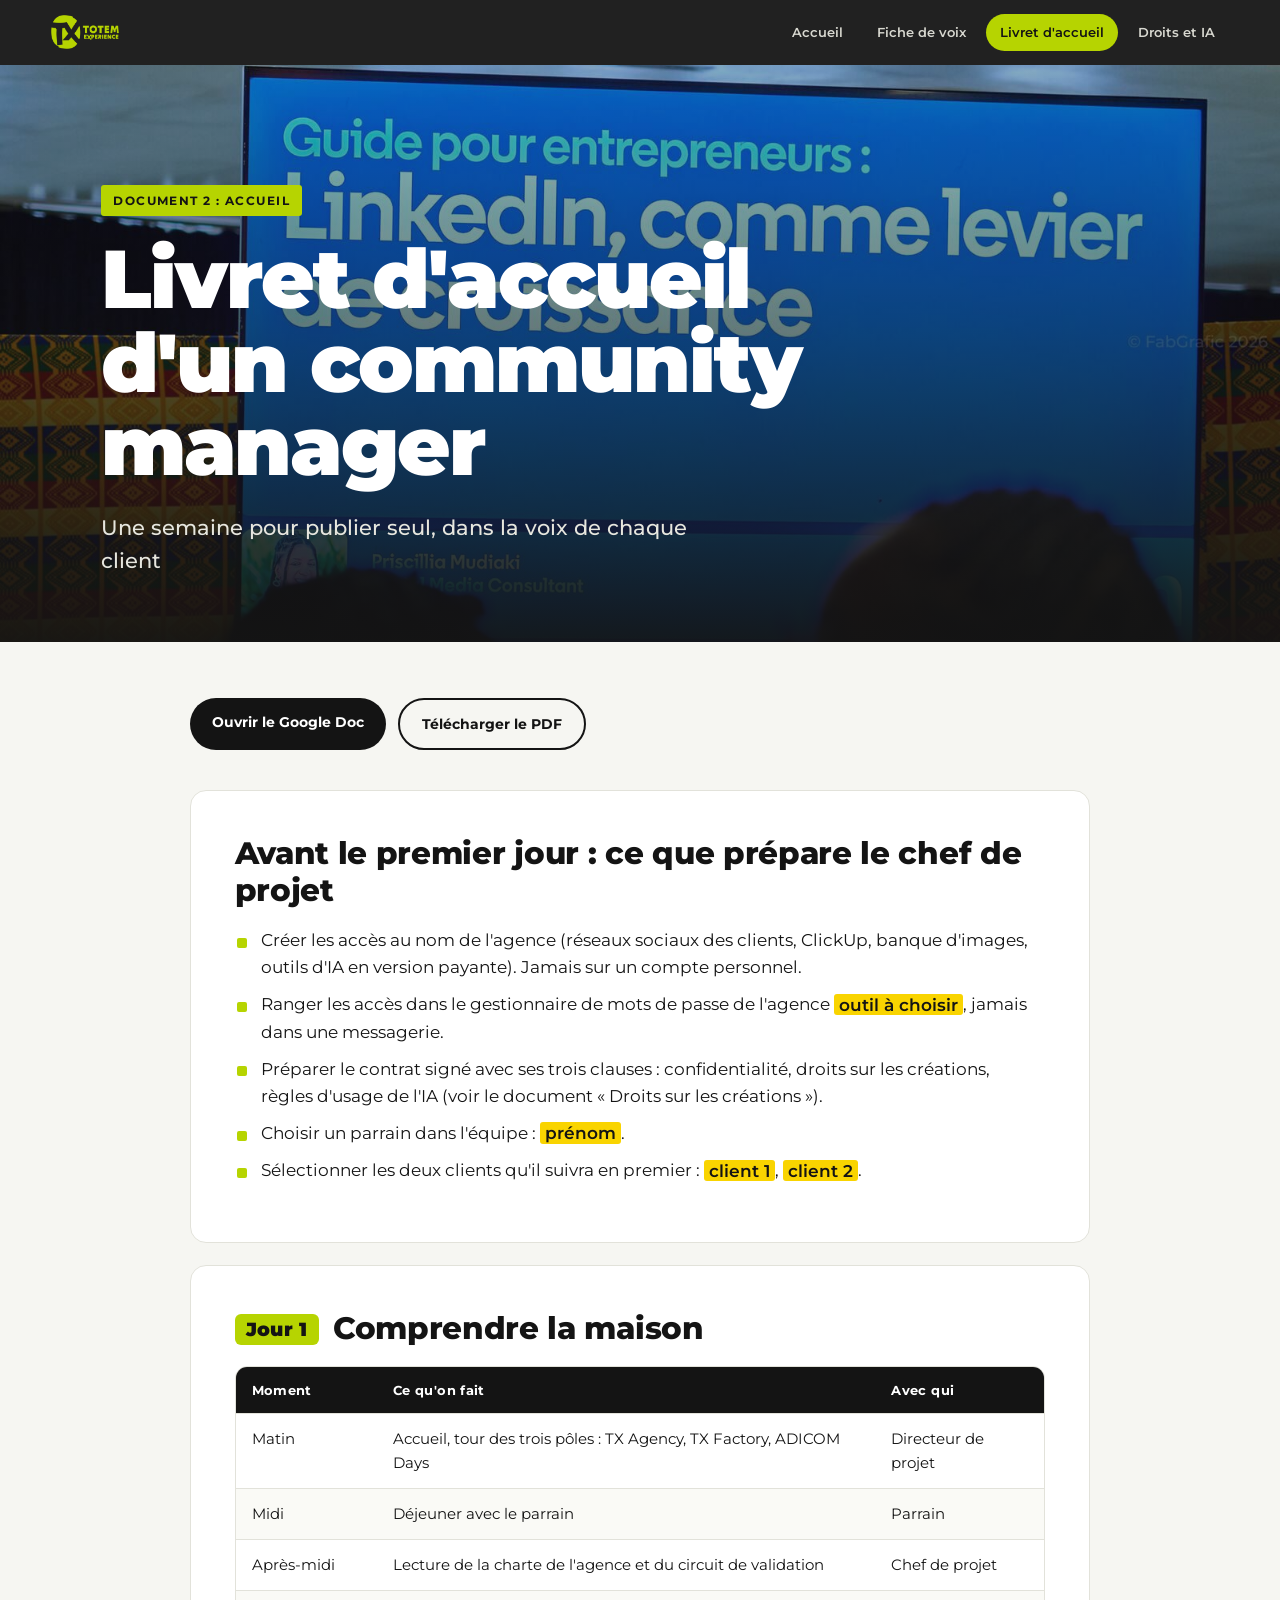
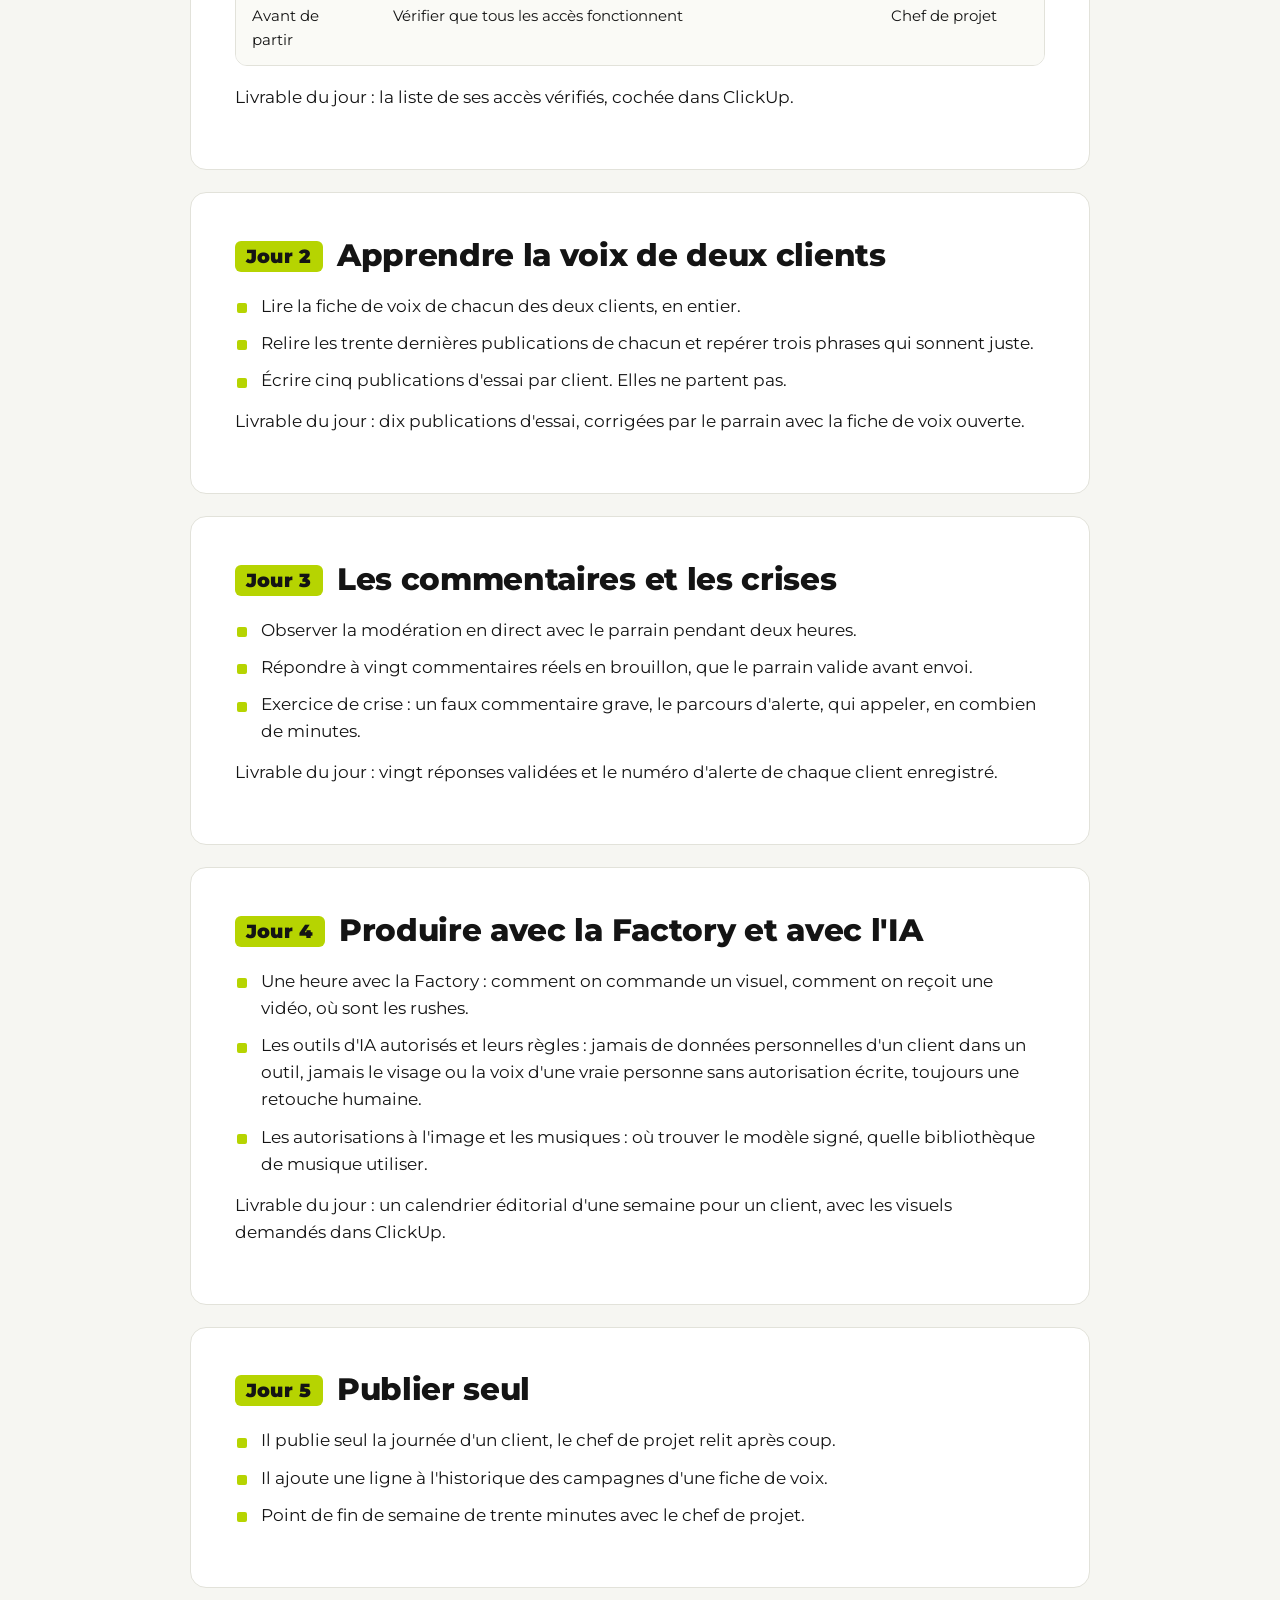
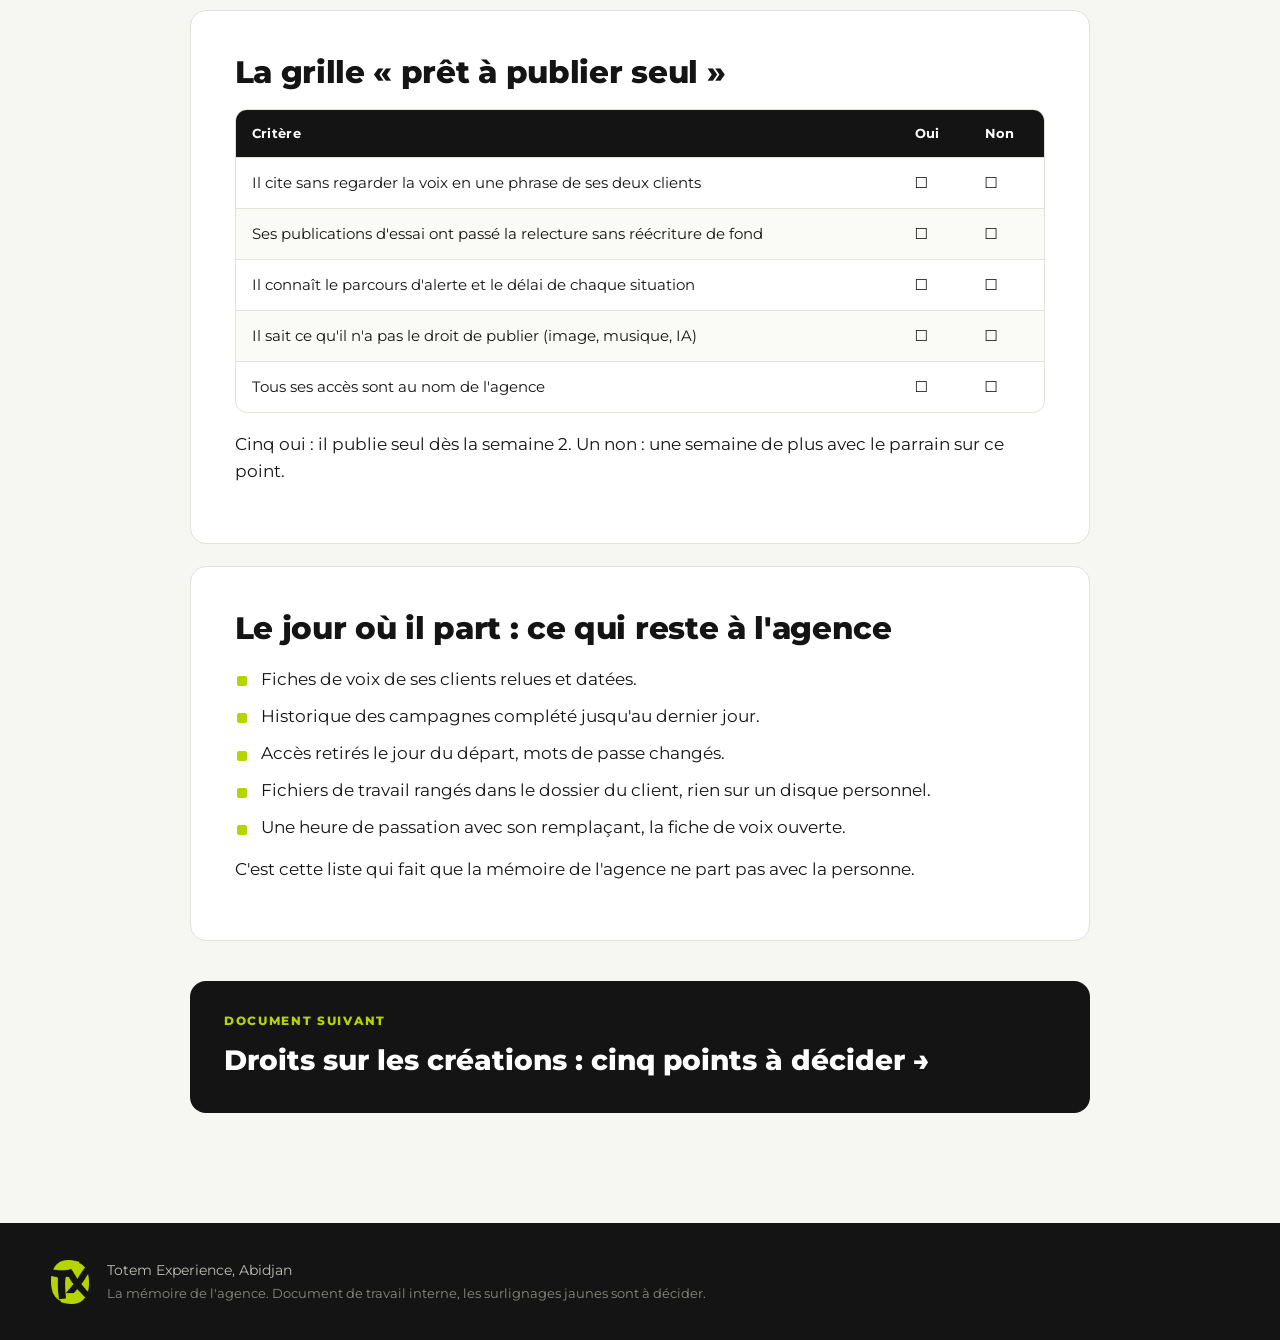
<file: livret-accueil.html>
<!doctype html><html lang="fr"><head><meta charset="utf-8"><meta name="viewport" content="width=device-width,initial-scale=1">
<title>Livret d&#x27;accueil d&#x27;un community manager | Totem Experience</title><meta name="robots" content="noindex">
<link rel="icon" href="img/favicon.png"><link rel="preconnect" href="https://fonts.googleapis.com"><link rel="preconnect" href="https://fonts.gstatic.com" crossorigin>
<link href="https://fonts.googleapis.com/css2?family=Montserrat:wght@400;500;600;700;800;900&display=swap" rel="stylesheet">
<link rel="stylesheet" href="style.css?v=3"></head><body class="">
<nav class="top"><a class="logo" href="index.html"><img src="img/tx-logo.png" alt="Totem Experience"></a><div class="links"><a href="index.html">Accueil</a><a href="fiche-de-voix.html">Fiche de voix</a><a href="livret-accueil.html" class=on>Livret d'accueil</a><a href="droits-sur-les-creations.html">Droits et IA</a></div></nav>
<header class="hero" style="--img:url(img/atelier.jpg)"><div class="in"><p class="k">Document 2 : accueil</p><h1>Livret d'accueil d'un community manager</h1><p class="s">Une semaine pour publier seul, dans la voix de chaque client</p></div></header><main><div class="doc"><div class="dl"><a class="btn" href="https://docs.google.com/document/d/1nfCmSxAOPuebgjWfuZforLVntfnJ0E1eJ-C5JcT95AU/edit?usp=sharing">Ouvrir le Google Doc</a><a class="btn ghost" href="pdf/261120_TotemExperience_livret-accueil_v1.pdf">Télécharger le PDF</a></div><section class="blk"><h2>Avant le premier jour : ce que prépare le chef de projet</h2>
<ul><li>Créer les accès au nom de l'agence (réseaux sociaux des clients, ClickUp, banque d'images, outils d'IA en version payante). Jamais sur un compte personnel.</li><li>Ranger les accès dans le gestionnaire de mots de passe de l'agence <mark>outil à choisir</mark>, jamais dans une messagerie.</li><li>Préparer le contrat signé avec ses trois clauses : confidentialité, droits sur les créations, règles d'usage de l'IA (voir le document « Droits sur les créations »).</li><li>Choisir un parrain dans l'équipe : <mark>prénom</mark>.</li><li>Sélectionner les deux clients qu'il suivra en premier : <mark>client 1</mark>, <mark>client 2</mark>.</li></ul>
</section>
<section class="blk"><h2><span class="n">Jour 1</span>Comprendre la maison</h2>
<div class="tw"><table><thead><tr><th>Moment</th><th>Ce qu'on fait</th><th>Avec qui</th></tr></thead><tbody><tr><td data-l="Moment">Matin</td><td data-l="Ce qu&#x27;on fait">Accueil, tour des trois pôles : TX Agency, TX Factory, ADICOM Days</td><td data-l="Avec qui">Directeur de projet</td></tr><tr><td data-l="Moment">Midi</td><td data-l="Ce qu&#x27;on fait">Déjeuner avec le parrain</td><td data-l="Avec qui">Parrain</td></tr><tr><td data-l="Moment">Après-midi</td><td data-l="Ce qu&#x27;on fait">Lecture de la charte de l'agence et du circuit de validation</td><td data-l="Avec qui">Chef de projet</td></tr><tr><td data-l="Moment">Avant de partir</td><td data-l="Ce qu&#x27;on fait">Vérifier que tous les accès fonctionnent</td><td data-l="Avec qui">Chef de projet</td></tr></tbody></table></div>
<p>Livrable du jour : la liste de ses accès vérifiés, cochée dans ClickUp.</p>
</section>
<section class="blk"><h2><span class="n">Jour 2</span>Apprendre la voix de deux clients</h2>
<ul><li>Lire la fiche de voix de chacun des deux clients, en entier.</li><li>Relire les trente dernières publications de chacun et repérer trois phrases qui sonnent juste.</li><li>Écrire cinq publications d'essai par client. Elles ne partent pas.</li></ul>
<p>Livrable du jour : dix publications d'essai, corrigées par le parrain avec la fiche de voix ouverte.</p>
</section>
<section class="blk"><h2><span class="n">Jour 3</span>Les commentaires et les crises</h2>
<ul><li>Observer la modération en direct avec le parrain pendant deux heures.</li><li>Répondre à vingt commentaires réels en brouillon, que le parrain valide avant envoi.</li><li>Exercice de crise : un faux commentaire grave, le parcours d'alerte, qui appeler, en combien de minutes.</li></ul>
<p>Livrable du jour : vingt réponses validées et le numéro d'alerte de chaque client enregistré.</p>
</section>
<section class="blk"><h2><span class="n">Jour 4</span>Produire avec la Factory et avec l'IA</h2>
<ul><li>Une heure avec la Factory : comment on commande un visuel, comment on reçoit une vidéo, où sont les rushes.</li><li>Les outils d'IA autorisés et leurs règles : jamais de données personnelles d'un client dans un outil, jamais le visage ou la voix d'une vraie personne sans autorisation écrite, toujours une retouche humaine.</li><li>Les autorisations à l'image et les musiques : où trouver le modèle signé, quelle bibliothèque de musique utiliser.</li></ul>
<p>Livrable du jour : un calendrier éditorial d'une semaine pour un client, avec les visuels demandés dans ClickUp.</p>
</section>
<section class="blk"><h2><span class="n">Jour 5</span>Publier seul</h2>
<ul><li>Il publie seul la journée d'un client, le chef de projet relit après coup.</li><li>Il ajoute une ligne à l'historique des campagnes d'une fiche de voix.</li><li>Point de fin de semaine de trente minutes avec le chef de projet.</li></ul>
</section>
<section class="blk"><h2>La grille « prêt à publier seul »</h2>
<div class="tw"><table><thead><tr><th>Critère</th><th>Oui</th><th>Non</th></tr></thead><tbody><tr><td data-l="Critère">Il cite sans regarder la voix en une phrase de ses deux clients</td><td data-l="Oui">☐</td><td data-l="Non">☐</td></tr><tr><td data-l="Critère">Ses publications d'essai ont passé la relecture sans réécriture de fond</td><td data-l="Oui">☐</td><td data-l="Non">☐</td></tr><tr><td data-l="Critère">Il connaît le parcours d'alerte et le délai de chaque situation</td><td data-l="Oui">☐</td><td data-l="Non">☐</td></tr><tr><td data-l="Critère">Il sait ce qu'il n'a pas le droit de publier (image, musique, IA)</td><td data-l="Oui">☐</td><td data-l="Non">☐</td></tr><tr><td data-l="Critère">Tous ses accès sont au nom de l'agence</td><td data-l="Oui">☐</td><td data-l="Non">☐</td></tr></tbody></table></div>
<p>Cinq oui : il publie seul dès la semaine 2. Un non : une semaine de plus avec le parrain sur ce point.</p>
</section>
<section class="blk"><h2>Le jour où il part : ce qui reste à l'agence</h2>
<ul><li>Fiches de voix de ses clients relues et datées.</li><li>Historique des campagnes complété jusqu'au dernier jour.</li><li>Accès retirés le jour du départ, mots de passe changés.</li><li>Fichiers de travail rangés dans le dossier du client, rien sur un disque personnel.</li><li>Une heure de passation avec son remplaçant, la fiche de voix ouverte.</li></ul>
<p>C'est cette liste qui fait que la mémoire de l'agence ne part pas avec la personne.</p>
</section><a class="next" href="droits-sur-les-creations.html"><span>Document suivant</span>Droits sur les créations : cinq points à décider →</a></div></main>
<footer><img src="img/tx-mark.png" alt=""><p>Totem Experience, Abidjan<br><span>La mémoire de l'agence. Document de travail interne, les surlignages jaunes sont à décider.</span></p></footer>
</body></html>
</file>
<file: style.css>
:root{--lime:#B6D401;--ink:#141414;--ink2:#2a2a2a;--bg:#F6F6F2;--gr:#6B6B66;--line:#E2E2DA;--y:#F9D400;--red:#DD4549;--vio:#964C97}
*{box-sizing:border-box;margin:0;padding:0}
html{-webkit-text-size-adjust:100%;scroll-behavior:smooth}
body{font-family:Montserrat,system-ui,sans-serif;background:var(--bg);color:var(--ink);font-size:17px;line-height:1.6}
a{color:inherit}
mark{background:var(--y);color:var(--ink);padding:.05em .3em;border-radius:3px;font-weight:600;box-decoration-break:clone;-webkit-box-decoration-break:clone}
nav.top{position:sticky;top:0;z-index:20;display:flex;align-items:center;justify-content:space-between;gap:20px;padding:14px clamp(18px,4vw,56px);background:rgba(20,20,20,.94);backdrop-filter:blur(10px)}
nav.top .logo img{height:34px;display:block}
nav.top .links{display:flex;gap:6px;overflow-x:auto;scrollbar-width:none}
nav.top .links::-webkit-scrollbar{display:none}
nav.top .links a{color:#d8d8d0;text-decoration:none;font-size:13px;font-weight:600;padding:8px 14px;border-radius:99px;white-space:nowrap}
nav.top .links a.on{background:var(--lime);color:var(--ink)}
nav.top .links a:hover:not(.on){color:#fff}
.hero{position:relative;min-height:min(62vh,560px);display:flex;align-items:flex-end;background:var(--ink) var(--img) center 30%/cover no-repeat;color:#fff}
.hero:before{content:"";position:absolute;inset:0;background:linear-gradient(180deg,rgba(20,20,20,.25) 0%,rgba(20,20,20,.55) 45%,rgba(20,20,20,.96) 100%)}
.hero .in{position:relative;width:100%;max-width:1180px;margin:0 auto;padding:120px clamp(18px,4vw,56px) 64px}
.hero .k{display:inline-block;color:var(--ink);background:var(--lime);font-weight:700;font-size:12px;letter-spacing:.12em;text-transform:uppercase;padding:6px 12px;border-radius:3px;margin-bottom:22px}
.hero h1{font-weight:900;font-size:clamp(38px,6.4vw,84px);line-height:1.02;letter-spacing:-.025em;max-width:15ch}
.hero .s{margin-top:22px;font-size:clamp(17px,1.7vw,21px);color:#e6e6de;max-width:46ch;font-weight:500}
body.home .hero{min-height:min(82vh,720px)}
main{max-width:1180px;margin:0 auto;padding:0 clamp(18px,4vw,56px) 40px}
.intro{padding:72px 0 30px;max-width:820px}
.intro .lead{font-size:clamp(21px,2.2vw,27px);line-height:1.45;font-weight:500;margin-bottom:22px}
.intro p{color:#3a3a36}
.stats{display:grid;grid-template-columns:repeat(3,1fr);gap:18px;margin:36px 0 64px}
.stats div{background:var(--ink);color:#fff;border-radius:14px;padding:30px 28px}
.stats b{display:block;font-size:clamp(56px,6vw,84px);font-weight:900;line-height:1;color:var(--lime);margin-bottom:12px}
.stats span{font-size:15px;color:#cfcfc7;font-weight:500}
.cards{display:grid;grid-template-columns:repeat(3,1fr);gap:22px;margin-bottom:70px}
.card{display:flex;flex-direction:column;background:#fff;border-radius:16px;overflow:hidden;text-decoration:none;border:1px solid var(--line);transition:transform .25s,box-shadow .25s}
.card:hover{transform:translateY(-4px);box-shadow:0 18px 40px rgba(0,0,0,.10)}
.card .ci{aspect-ratio:16/10;background:center/cover}
.card .cb{padding:26px 26px 28px;display:flex;flex-direction:column;flex:1}
.card .cn{font-weight:900;font-size:14px;color:var(--gr);letter-spacing:.1em}
.card h3{font-size:22px;line-height:1.2;font-weight:800;margin:8px 0 12px}
.card p{font-size:15px;color:#4a4a45;flex:1}
.card .go{margin-top:18px;font-weight:700;font-size:14px;background:var(--lime);align-self:flex-start;padding:8px 16px;border-radius:99px}
.doc{max-width:900px;margin:0 auto;padding-top:56px}
.dl{display:flex;flex-wrap:wrap;gap:12px;margin-bottom:40px}
.btn{display:inline-block;text-decoration:none;font-weight:700;font-size:14px;padding:13px 22px;border-radius:99px;background:var(--ink);color:#fff}
.btn.ghost{background:transparent;color:var(--ink);border:2px solid var(--ink)}
.blk{background:#fff;border:1px solid var(--line);border-radius:16px;padding:clamp(24px,3.4vw,44px);margin-bottom:22px}
.blk h2{font-size:clamp(23px,2.6vw,31px);font-weight:800;line-height:1.2;letter-spacing:-.01em;margin-bottom:18px;display:flex;gap:14px;align-items:baseline;flex-wrap:wrap}
.blk h2 .n{background:var(--lime);font-size:.62em;font-weight:900;padding:4px 11px;border-radius:6px;letter-spacing:.02em;white-space:nowrap;transform:translateY(-3px)}
.blk p{margin-bottom:14px}
.blk p.lab b{font-weight:800}
.blk ul{list-style:none;margin:6px 0 14px}
.blk li{position:relative;padding-left:26px;margin-bottom:10px}
.blk li:before{content:"";position:absolute;left:2px;top:.62em;width:10px;height:10px;border-radius:2px;background:var(--lime)}
blockquote{font-size:clamp(22px,2.6vw,30px);font-weight:700;line-height:1.35;border-left:6px solid var(--lime);padding:6px 0 6px 24px;margin:6px 0 18px}
p.note{background:#141414;color:#e9e9e1;border-radius:12px;padding:18px 22px;font-size:15px;margin:0 0 22px}
.legend{margin-bottom:70px}
.tw{overflow-x:auto;margin:10px 0 18px;border-radius:12px;border:1px solid var(--line)}
table{border-collapse:collapse;width:100%;font-size:15px}
th{background:var(--ink);color:#fff;text-align:left;font-weight:700;padding:13px 16px;font-size:13px;letter-spacing:.03em}
td{padding:13px 16px;border-top:1px solid var(--line);vertical-align:top}
tbody tr:nth-child(even) td{background:#FAFAF6}
.next{display:block;text-decoration:none;background:var(--ink);color:#fff;border-radius:16px;padding:30px 34px;margin:40px 0 70px;font-size:clamp(20px,2.4vw,28px);font-weight:800}
.next span{display:block;font-size:12px;letter-spacing:.14em;text-transform:uppercase;color:var(--lime);margin-bottom:8px}
footer{background:var(--ink);color:#bdbdb5;display:flex;gap:18px;align-items:center;padding:36px clamp(18px,4vw,56px);font-size:14px}
footer img{height:44px}
footer span{color:#8a8a83;font-size:13px}
@media (max-width:860px){
 body{font-size:16px}
 .stats,.cards{grid-template-columns:1fr}
 .stats{gap:12px;margin:24px 0 44px}
 .stats div{display:flex;gap:18px;align-items:center;padding:20px 22px}
 .stats b{margin:0;font-size:54px;min-width:46px}
 .hero{min-height:min(56vh,460px)}
 body.home .hero{min-height:min(72vh,600px)}
 .hero .in{padding:90px 20px 40px}
 nav.top{padding:10px 14px;gap:10px}
 nav.top .logo img{height:26px}
 nav.top .links a{padding:7px 11px;font-size:12px}
 .intro{padding:44px 0 10px}
 .doc{padding-top:32px}
 .blk{border-radius:14px}
 .tw{border:0;overflow:visible}
 table,thead,tbody,tr,td{display:block;width:100%}
 thead{display:none}
 tbody tr{border:1px solid var(--line);border-radius:12px;margin-bottom:12px;overflow:hidden;background:#fff}
 tbody tr td{background:#fff!important;border-top:1px solid var(--line);padding:10px 14px}
 tbody tr td:first-child{border-top:0;background:#F2F2EA!important;font-weight:700}
 td:before{content:attr(data-l);display:block;font-size:11px;font-weight:700;letter-spacing:.08em;text-transform:uppercase;color:var(--gr);margin-bottom:2px}
}
</file>
